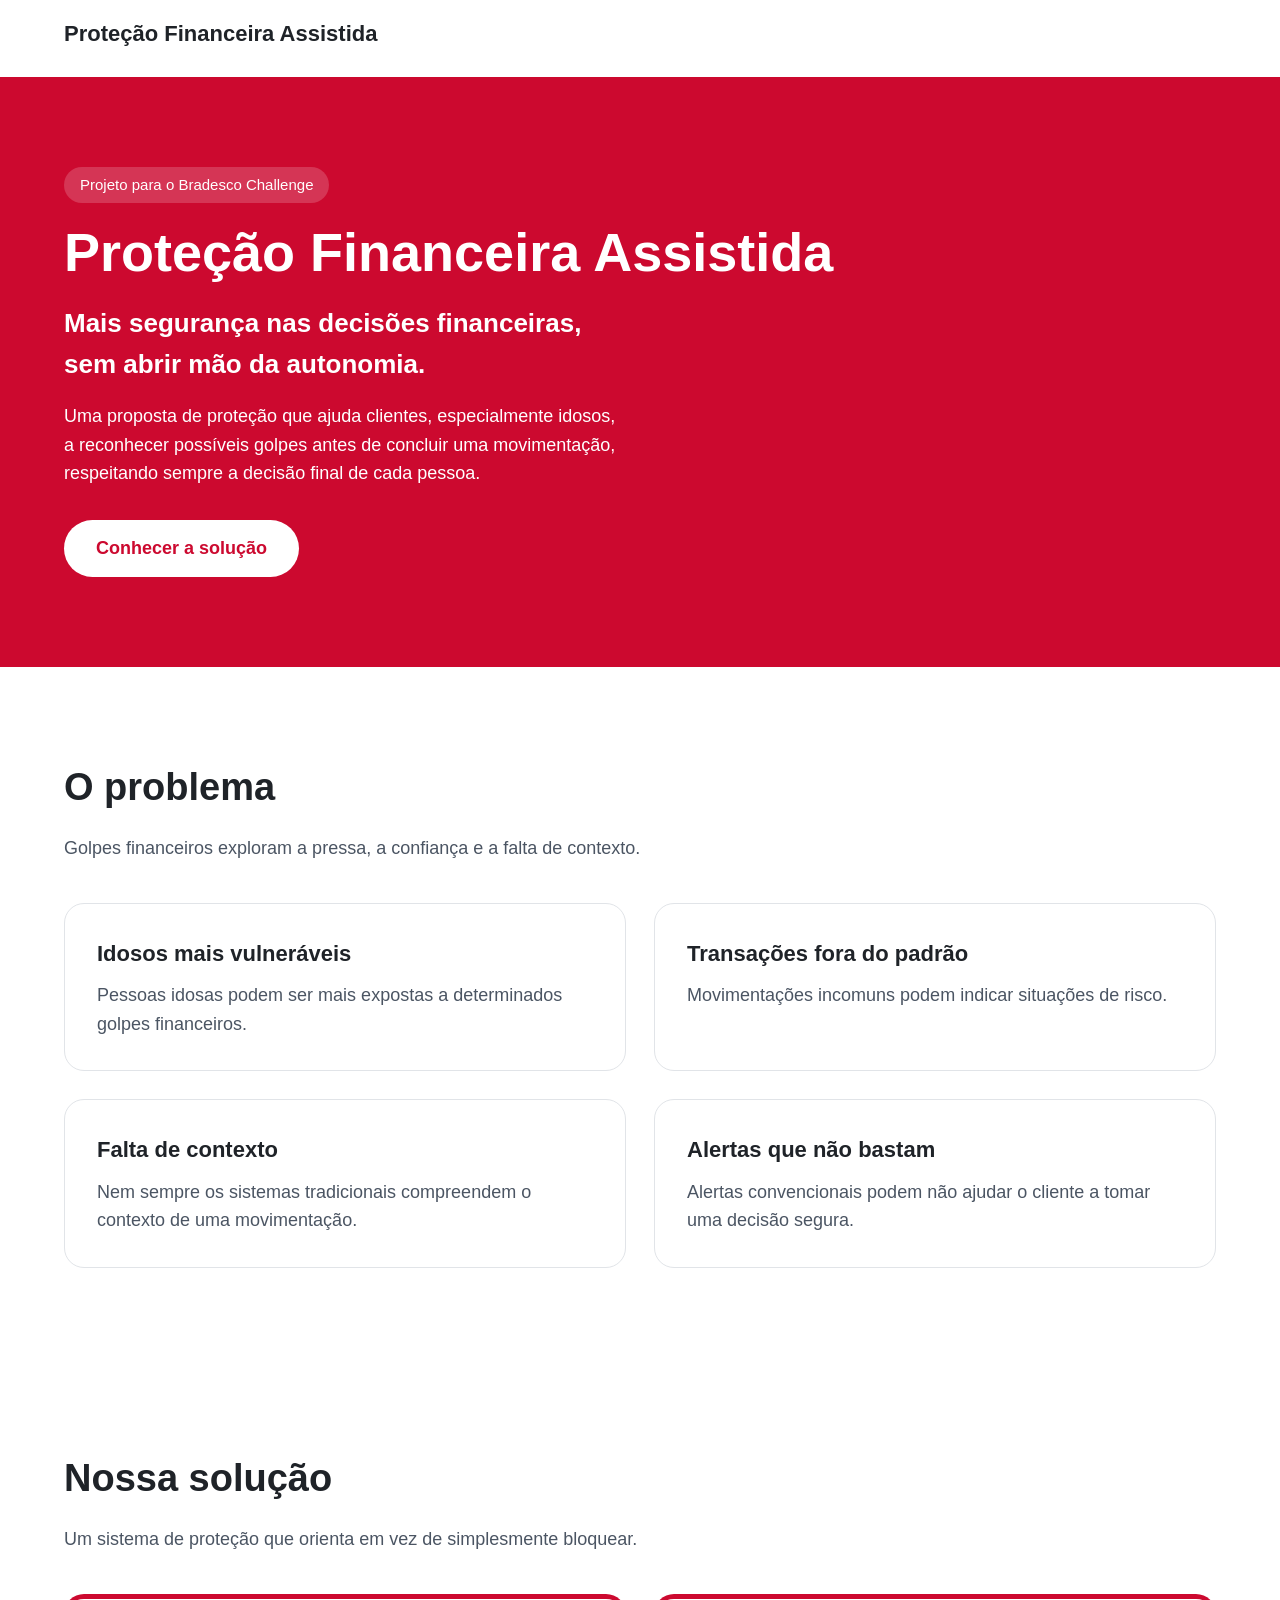
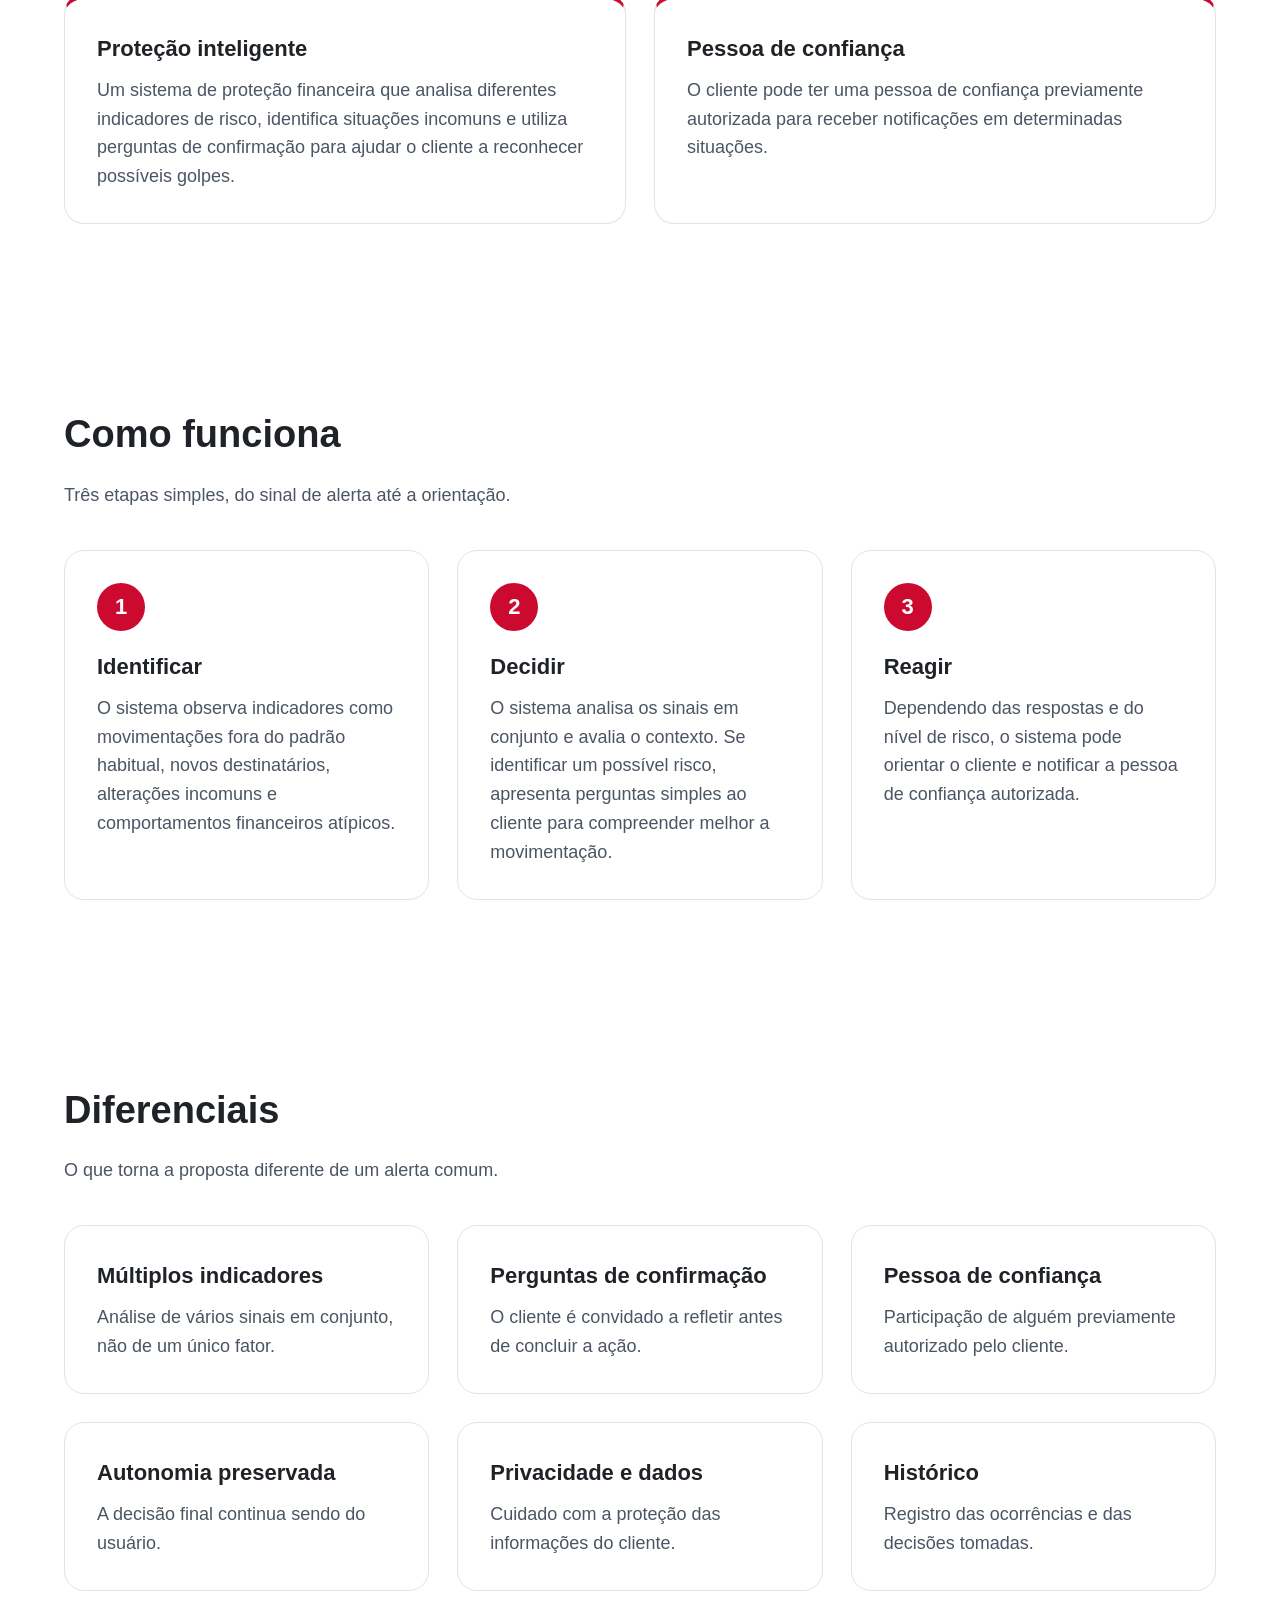
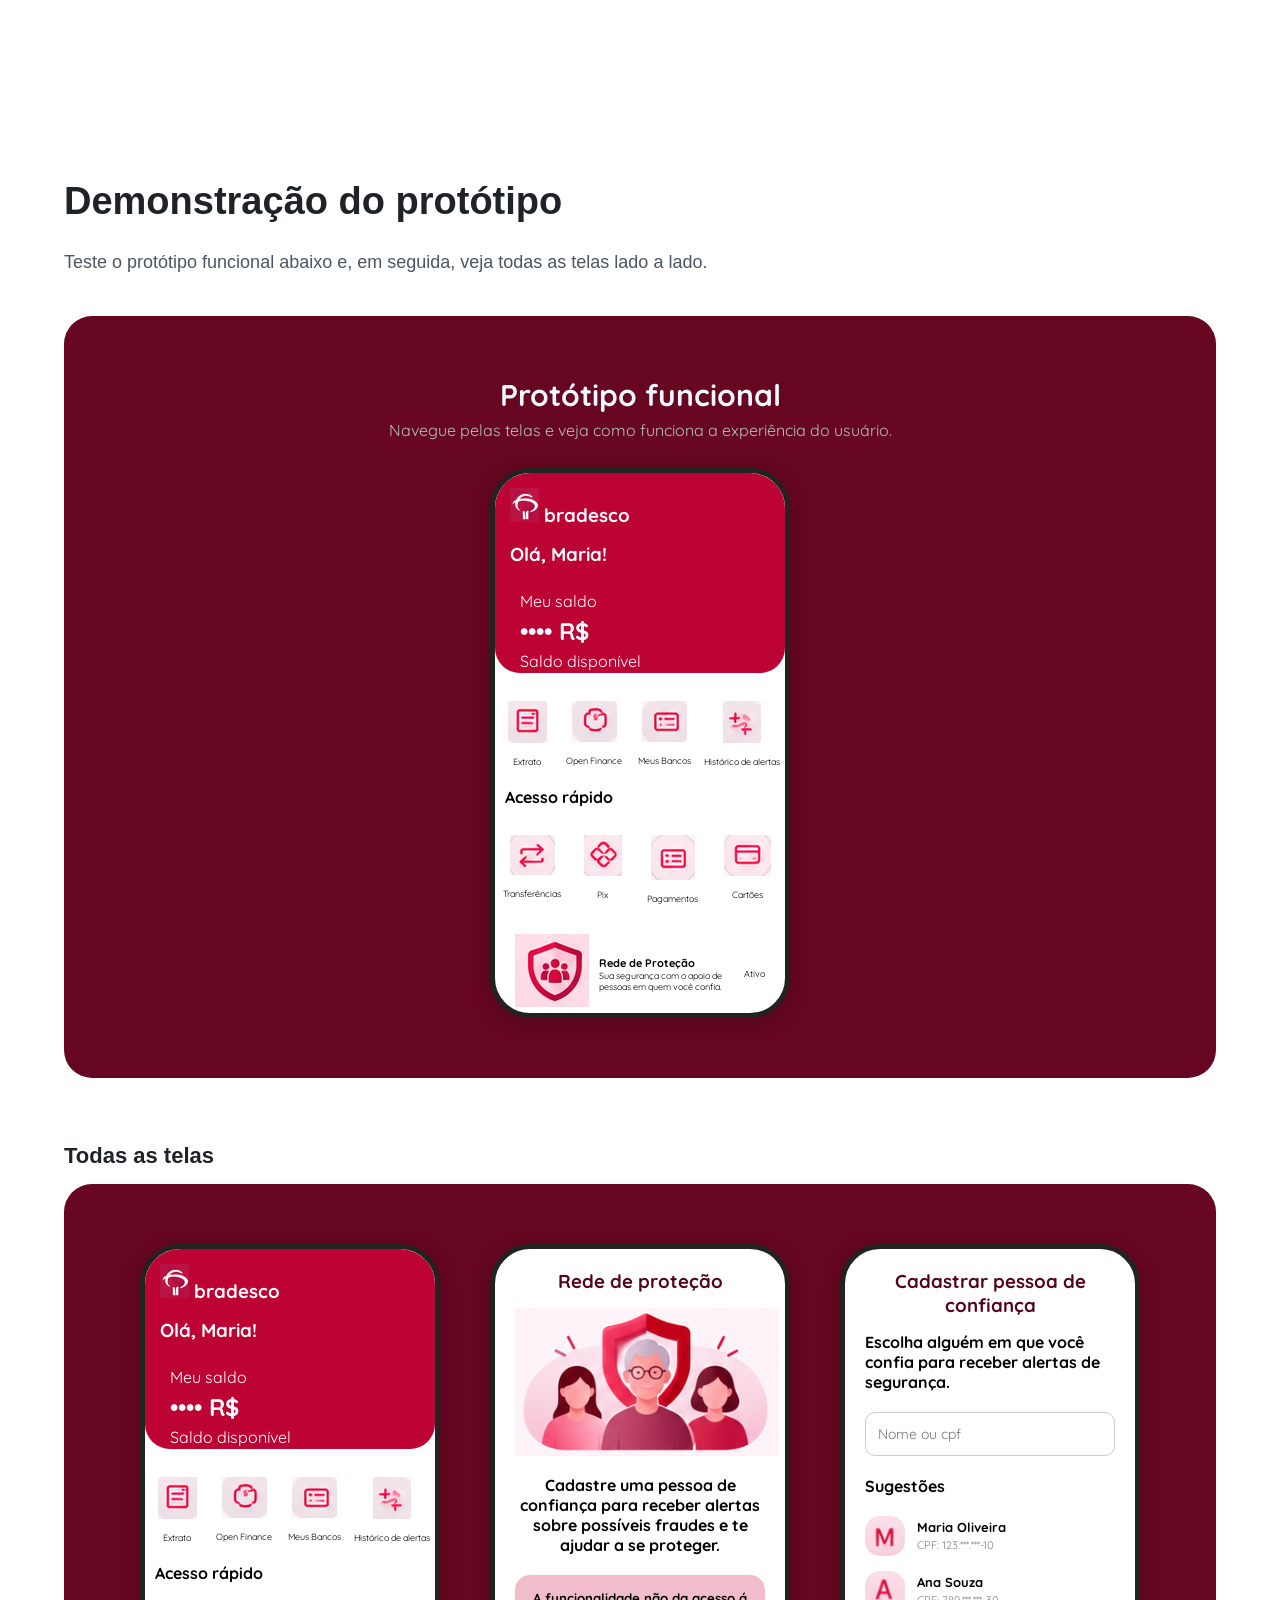
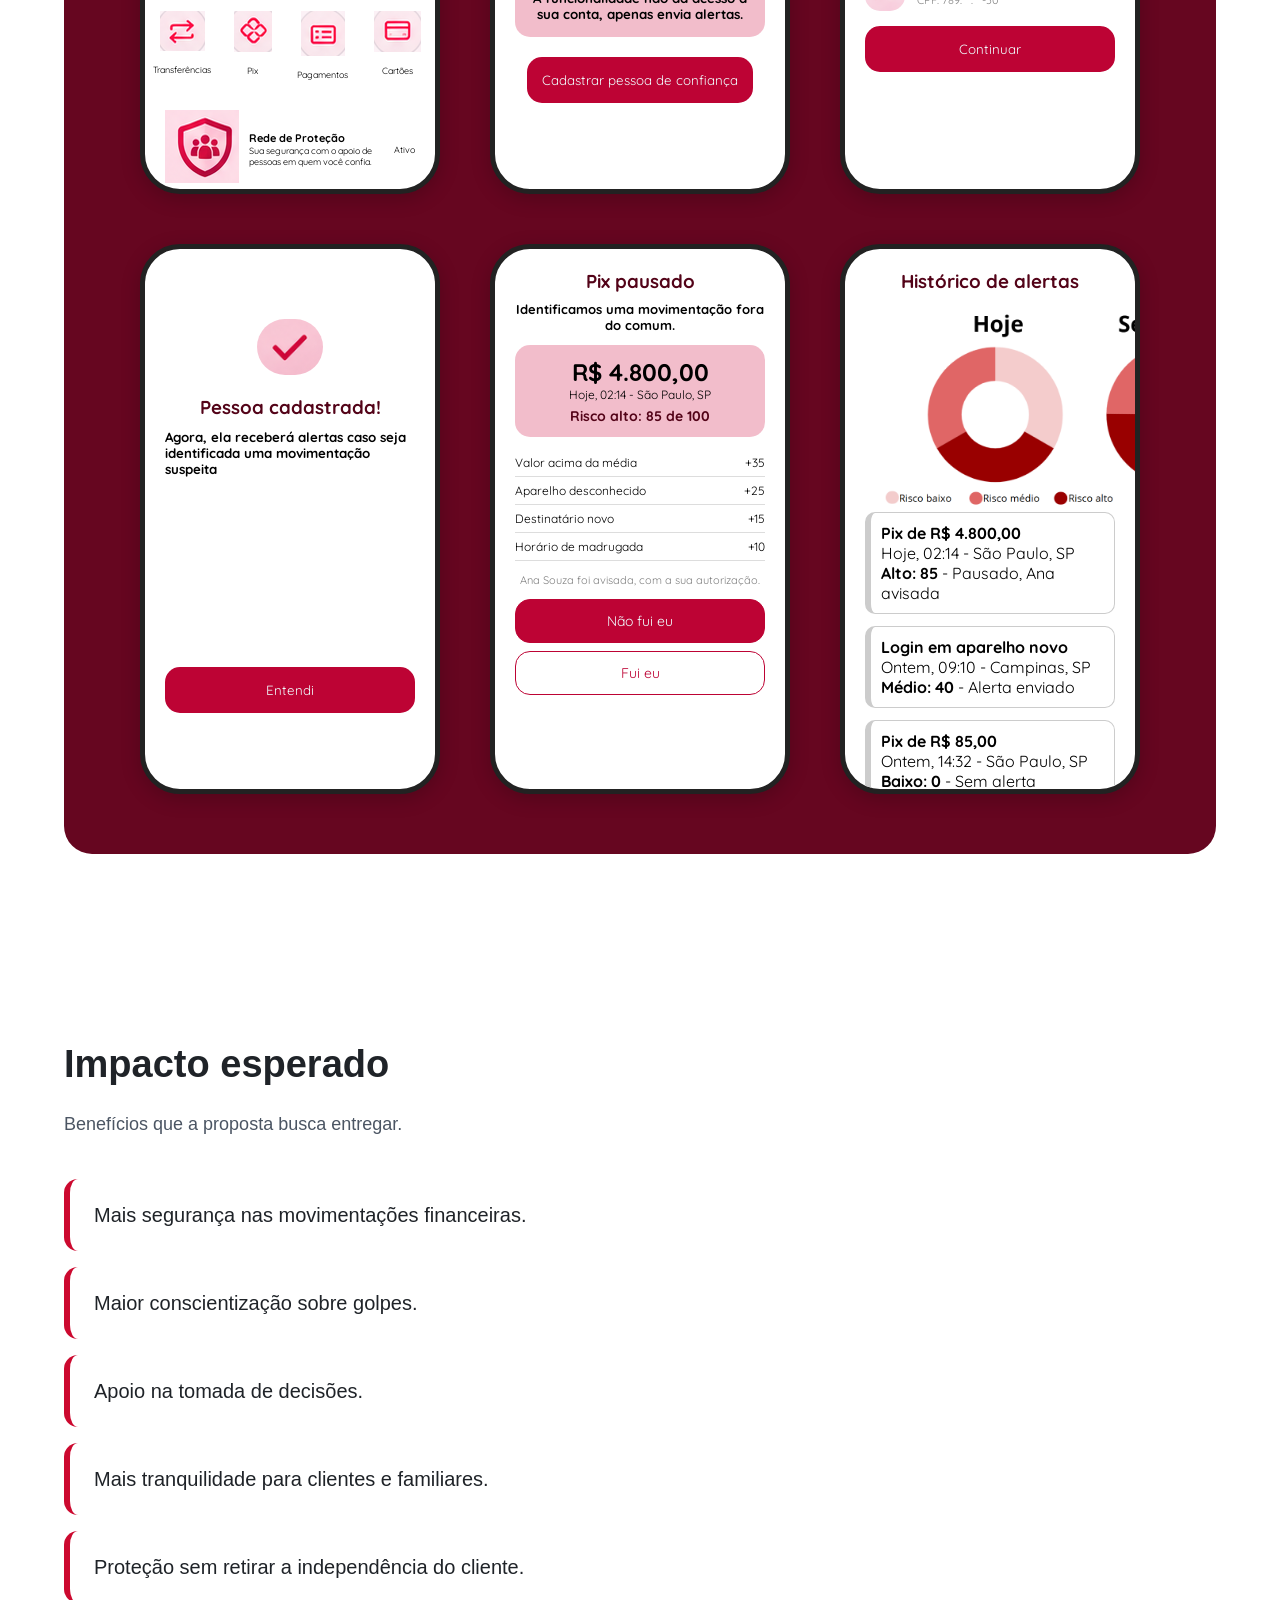
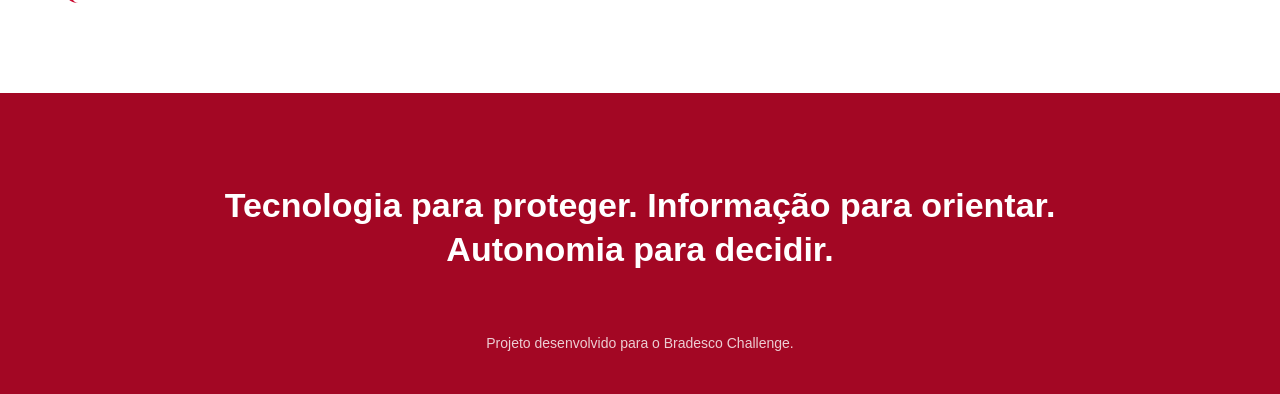
<file: index.html>
<!DOCTYPE html>
<html lang="pt-BR">
<head>
  <meta charset="UTF-8">
  <meta name="viewport" content="width=device-width, initial-scale=1.0">
  <title>Proteção Financeira Assistida | Bradesco Challenge</title>
  <link rel="preconnect" href="https://fonts.googleapis.com">
  <link href="https://fonts.googleapis.com/css2?family=Quicksand:wght@300..700&display=swap" rel="stylesheet">
  <link rel="stylesheet" href="site.css">
</head>
<body>

  <!-- MENU DE NAVEGAÇÃO -->
  <header class="topo">
    <div class="container topo-conteudo">
      <h3>Proteção Financeira Assistida</h3>
      
    </div>
  </header>

  <!-- 1. INÍCIO (HERO) -->
  <section id="inicio" class="hero">
    <div class="container hero-conteudo">
      <div class="hero-texto">
        <p class="selo">Projeto para o Bradesco Challenge</p>
        <h1>Proteção Financeira Assistida</h1>
        <p class="frase-impacto">Mais segurança nas decisões financeiras, sem abrir mão da autonomia.</p>
        <p>
          Uma proposta de proteção que ajuda clientes, especialmente idosos, a reconhecer
          possíveis golpes antes de concluir uma movimentação, respeitando sempre a decisão final de cada pessoa.
        </p>
        <a href="#prototipo" class="botao">Conhecer a solução</a>
      </div>

    </div>
  </section>

  <!-- 2. O PROBLEMA -->
  <section id="problema" class="secao">
    <div class="container">
      <h2>O problema</h2>
      <p class="subtitulo">Golpes financeiros exploram a pressa, a confiança e a falta de contexto.</p>

      <div class="grade grade-2">
        <div class="card">
          <h3>Idosos mais vulneráveis</h3>
          <p>Pessoas idosas podem ser mais expostas a determinados golpes financeiros.</p>
        </div>
        <div class="card">
          <h3>Transações fora do padrão</h3>
          <p>Movimentações incomuns podem indicar situações de risco.</p>
        </div>
        <div class="card">
          <h3>Falta de contexto</h3>
          <p>Nem sempre os sistemas tradicionais compreendem o contexto de uma movimentação.</p>
        </div>
        <div class="card">
          <h3>Alertas que não bastam</h3>
          <p>Alertas convencionais podem não ajudar o cliente a tomar uma decisão segura.</p>
        </div>
      </div>
    </div>
  </section>

  <!-- 3. NOSSA SOLUÇÃO -->
  <section id="solucao" class="secao secao-cinza">
    <div class="container">
      <h2>Nossa solução</h2>
      <p class="subtitulo">Um sistema de proteção que orienta em vez de simplesmente bloquear.</p>

      <div class="grade grade-2">
        <div class="card destaque">
          <h3>Proteção inteligente</h3>
          <p>
            Um sistema de proteção financeira que analisa diferentes indicadores de risco,
            identifica situações incomuns e utiliza perguntas de confirmação para ajudar
            o cliente a reconhecer possíveis golpes.
          </p>
        </div>
        <div class="card destaque">
          <h3>Pessoa de confiança</h3>
          <p>
            O cliente pode ter uma pessoa de confiança previamente autorizada para
            receber notificações em determinadas situações.
          </p>
        </div>
      </div>
    </div>
  </section>

  <!-- 4. COMO FUNCIONA -->
  <section id="como-funciona" class="secao">
    <div class="container">
      <h2>Como funciona</h2>
      <p class="subtitulo">Três etapas simples, do sinal de alerta até a orientação.</p>

      <div class="grade grade-3">
        <div class="card etapa">
          <div class="numero">1</div>
          <h3>Identificar</h3>
          <p>
            O sistema observa indicadores como movimentações fora do padrão habitual,
            novos destinatários, alterações incomuns e comportamentos financeiros atípicos.
          </p>
        </div>
        <div class="card etapa">
          <div class="numero">2</div>
          <h3>Decidir</h3>
          <p>
            O sistema analisa os sinais em conjunto e avalia o contexto. Se identificar
            um possível risco, apresenta perguntas simples ao cliente para compreender melhor a movimentação.
          </p>
        </div>
        <div class="card etapa">
          <div class="numero">3</div>
          <h3>Reagir</h3>
          <p>
            Dependendo das respostas e do nível de risco, o sistema pode orientar o cliente
            e notificar a pessoa de confiança autorizada.
          </p>
        </div>
      </div>
    </div>
  </section>

  <!-- 5. DIFERENCIAIS -->
  <section id="diferenciais" class="secao secao-cinza">
    <div class="container">
      <h2>Diferenciais</h2>
      <p class="subtitulo">O que torna a proposta diferente de um alerta comum.</p>

      <div class="grade grade-3">
        <div class="card"><h3>Múltiplos indicadores</h3><p>Análise de vários sinais em conjunto, não de um único fator.</p></div>
        <div class="card"><h3>Perguntas de confirmação</h3><p>O cliente é convidado a refletir antes de concluir a ação.</p></div>
        <div class="card"><h3>Pessoa de confiança</h3><p>Participação de alguém previamente autorizado pelo cliente.</p></div>
        <div class="card"><h3>Autonomia preservada</h3><p>A decisão final continua sendo do usuário.</p></div>
        <div class="card"><h3>Privacidade e dados</h3><p>Cuidado com a proteção das informações do cliente.</p></div>
        <div class="card"><h3>Histórico</h3><p>Registro das ocorrências e das decisões tomadas.</p></div>
      </div>
    </div>
  </section>

  <!-- 6. DEMONSTRAÇÃO DO PROTÓTIPO -->
  <section id="prototipo" class="secao">
    <div class="container">
      <h2>Demonstração do protótipo</h2>
      <p class="subtitulo">
        Teste o protótipo funcional abaixo e, em seguida, veja todas as telas lado a lado.
      </p>

      <!-- PROTÓTIPO FUNCIONAL: um celular só, troca de tela ao clicar -->
      <div class="prototipo-telas prototipo-funcional">
        <div class="proto-cabecalho">
          <h3>Protótipo funcional</h3>
          <p>Navegue pelas telas e veja como funciona a experiência do usuário.</p>
        </div>

<div class="tela1 tela-view ativa" data-tela="1">
    <div class="cabecalho">
        <h3><img src="./img/bradesco.png" alt="icon"> bradesco</h3>
        <h3>Olá, Maria!</h3>

        <div class="saldo">
            <p>Meu saldo </p>
            <h2>•••• R$</h2>
            <p>Saldo disponível</p>
        </div>
    </div>

    <div class="atalhos">

        <div>
            <h2><img src="./img/extrato.png" alt="extrato"></h2>
            <p>Extrato</p>
        </div>

        <div>
            <h2><img src="./img/open.png" alt="open"></h2>
            <p>Open Finance</p>
        </div>

        <div>
            <h2><img src="./img/bancos.png" alt="bancos"></h2>
            <p>Meus Bancos</p>
        </div>

        <div>
            <h2><img src="./img/trazer.png" alt="trazer"></h2>
            <p>Histórico de alertas</p>
        </div>

    </div>

    <h4>Acesso rápido</h4>

    <div class="atalhos">

        <div>
            <h2><img src="./img/transferencias.png" alt="transferencias"></h2>
            <p>Transferências</p>
        </div>

        <div>
            <h2><img src="./img/pix.png" alt="pix"></h2>
            <p>Pix</p>
        </div>

        <div>
            <h2><img src="./img/pagamentos.png" alt="pagamentos"></h2>
            <p>Pagamentos</p>
        </div>

        <div>
            <h2><img src="./img/cartoes.png" alt="cartoes"></h2>
            <p>Cartões</p>
        </div>

    </div>

    <a href="#prototipo" class="protecao" data-ir="2">
        <h2><img src="./img/protecaoicon.png" alt="icon protecao"></h2>

        <div>
            <h4>Rede de Proteção</h4>
            <p>Sua segurança com o apoio de pessoas em quem você confia.</p>
        </div>

        <p>Ativo</p>
    </a>

  

</div>
<div class="tela2 tela-view" data-tela="2">
        <h3>  Rede de proteção</h3>
        <img src="./img/protecao.png" alt="proteção">
        <h4>Cadastre uma pessoa de confiança para receber alertas sobre possíveis fraudes e te ajudar a se proteger.</h4>
        <h5>A funcionalidade não da acesso á sua conta, apenas envia alertas.</h5>
        <div class="botao">      
            <button data-ir="3">Cadastrar pessoa de confiança</button>
        </div>

    </div>
<div class="tela3 tela-view" data-tela="3">
        <h3>Cadastrar pessoa de confiança</h3>
        <h4>Escolha alguém em que você confia para receber alertas de segurança.</h4>

        <form action="#" onsubmit="return false;">
        <input type="search" name="q" placeholder="Nome ou cpf" />
        </form>
        <h4>Sugestões</h4>
        <div class="nomes">

    <div class="pessoa">
        <img src="./img/m.png" alt="maria">
        <div>
            <h4>Maria Oliveira</h4>
            <p>CPF: 123.***.***-10</p>
        </div>
    </div>


    <div class="pessoa">
        <img src="./img/a.png" alt="ana">
        <div>
            <h4>Ana Souza</h4>
            <p>CPF: 789.***.***-30</p>
        </div>
    </div>


</div>
        <div class="botao">      
            <button data-ir="4">Continuar</button>
        </div>

    </div>
<div class="tela4 tela-view" data-tela="4">

        <img src="./img/ok.png" alt="ok">
        <h3>Pessoa cadastrada!</h3>
        <h5>Agora, ela receberá alertas caso seja identificada uma movimentação suspeita</h5>
              <div class="botao">      
            <button data-ir="1">Entendi</button>
        </div>
    </div>
<div class="tela5 tela-view" data-tela="5">
        <h3>Pix pausado</h3>
        <h4>Identificamos uma movimentação fora do comum.</h4>

        <div class="resumo">
            <h2>R$ 4.800,00</h2>
            <p>Hoje, 02:14 - São Paulo, SP</p>
            <h5>Risco alto: 85 de 100</h5>
        </div>

        <ul>
            <li><span>Valor acima da média</span><span>+35</span></li>
            <li><span>Aparelho desconhecido</span><span>+25</span></li>
            <li><span>Destinatário novo</span><span>+15</span></li>
            <li><span>Horário de madrugada</span><span>+10</span></li>
        </ul>

        <p class="aviso">Ana Souza foi avisada, com a sua autorização.</p>

        <button class="acao" data-ir="6">Não fui eu</button>
        <button class="acao secundaria" data-ir="6">Fui eu</button>
    </div>
<div class="tela6 tela-view" data-tela="6">
        <h3>Histórico de alertas</h3>
        <div class="evento alto">
            <h4>Pix de R$ 4.800,00</h4>
            <p>Hoje, 02:14 - São Paulo, SP</p>
            <p><strong>Alto: 85</strong> - Pausado, Ana avisada</p>
        </div>

        <div class="evento medio">
            <h4>Login em aparelho novo</h4>
            <p>Ontem, 09:10 - Campinas, SP</p>
            <p><strong>Médio: 40</strong> - Alerta enviado</p>
        </div>

        <div class="evento baixo">
            <h4>Pix de R$ 85,00</h4>
            <p>Ontem, 14:32 - São Paulo, SP</p>
            <p><strong>Baixo: 0</strong> - Sem alerta</p>
        </div>

        <p class="legenda">Risco baixo: 0 a 39. Médio: 40 a 69. Alto: 70 a 100.</p>

    </div>


      </div>

      <!-- TODAS AS TELAS -->
      <h3 class="proto-subtitulo">Todas as telas</h3>
      <div class="prototipo-telas">
<div class="tela1">
    <div class="cabecalho">
        <h3><img src="./img/bradesco.png" alt="icon"> bradesco</h3>
        <h3>Olá, Maria!</h3>

        <div class="saldo">
            <p>Meu saldo </p>
            <h2>•••• R$</h2>
            <p>Saldo disponível</p>
        </div>
    </div>

    <div class="atalhos">

        <div>
            <h2><img src="./img/extrato.png" alt="extrato"></h2>
            <p>Extrato</p>
        </div>

        <div>
            <h2><img src="./img/open.png" alt="open"></h2>
            <p>Open Finance</p>
        </div>

        <div>
            <h2><img src="./img/bancos.png" alt="bancos"></h2>
            <p>Meus Bancos</p>
        </div>

        <div>
            <h2><img src="./img/trazer.png" alt="trazer"></h2>
            <p>Histórico de alertas</p>
        </div>

    </div>

    <h4>Acesso rápido</h4>

    <div class="atalhos">

        <div>
            <h2><img src="./img/transferencias.png" alt="transferencias"></h2>
            <p>Transferências</p>
        </div>

        <div>
            <h2><img src="./img/pix.png" alt="pix"></h2>
            <p>Pix</p>
        </div>

        <div>
            <h2><img src="./img/pagamentos.png" alt="pagamentos"></h2>
            <p>Pagamentos</p>
        </div>

        <div>
            <h2><img src="./img/cartoes.png" alt="cartoes"></h2>
            <p>Cartões</p>
        </div>

    </div>

    <div class="protecao">
        <h2><img src="./img/protecaoicon.png" alt="icon protecao"></h2>

        <div>
            <h4>Rede de Proteção</h4>
            <p>Sua segurança com o apoio de pessoas em quem você confia.</p>
        </div>

        <p>Ativo</p>
    </div>

  

</div>


    <div class="tela2">
        <h3>  Rede de proteção</h3>
        <img src="./img/protecao.png" alt="proteção">
        <h4>Cadastre uma pessoa de confiança para receber alertas sobre possíveis fraudes e te ajudar a se proteger.</h4>
        <h5>A funcionalidade não da acesso á sua conta, apenas envia alertas.</h5>
        <div class="botao">      
            <button>Cadastrar pessoa de confiança</button>
        </div>

    </div>

    <div class="tela3">
        <h3>Cadastrar pessoa de confiança</h3>
        <h4>Escolha alguém em que você confia para receber alertas de segurança.</h4>

        <form action="#" onsubmit="return false;">
        <input type="search" name="q" placeholder="Nome ou cpf" />
        </form>
        <h4>Sugestões</h4>
        <div class="nomes">

    <div class="pessoa">
        <img src="./img/m.png" alt="maria">
        <div>
            <h4>Maria Oliveira</h4>
            <p>CPF: 123.***.***-10</p>
        </div>
    </div>


    <div class="pessoa">
        <img src="./img/a.png" alt="ana">
        <div>
            <h4>Ana Souza</h4>
            <p>CPF: 789.***.***-30</p>
        </div>
    </div>


</div>
        <div class="botao">      
            <button>Continuar</button>
        </div>

    </div>

    <div class="tela4">

        <img src="./img/ok.png" alt="ok">
        <h3>Pessoa cadastrada!</h3>
        <h5>Agora, ela receberá alertas caso seja identificada uma movimentação suspeita</h5>
              <div class="botao">      
            <button>Entendi</button>
        </div>
    </div>

    <div class="tela5">
        <h3>Pix pausado</h3>
        <h4>Identificamos uma movimentação fora do comum.</h4>

        <div class="resumo">
            <h2>R$ 4.800,00</h2>
            <p>Hoje, 02:14 - São Paulo, SP</p>
            <h5>Risco alto: 85 de 100</h5>
        </div>

        <ul>
            <li><span>Valor acima da média</span><span>+35</span></li>
            <li><span>Aparelho desconhecido</span><span>+25</span></li>
            <li><span>Destinatário novo</span><span>+15</span></li>
            <li><span>Horário de madrugada</span><span>+10</span></li>
        </ul>

        <p class="aviso">Ana Souza foi avisada, com a sua autorização.</p>

        <button class="acao">Não fui eu</button>
        <button class="acao secundaria">Fui eu</button>
    </div>

    <div class="tela6">
        <h3>Histórico de alertas</h3>
        <img id="graf-tela6" src="./img/GRAPH.png" alt="gráfico do histórico">
        <div class="evento alto">
            <h4>Pix de R$ 4.800,00</h4>
            <p>Hoje, 02:14 - São Paulo, SP</p>
            <p><strong>Alto: 85</strong> - Pausado, Ana avisada</p>
        </div>

        <div class="evento medio">
            <h4>Login em aparelho novo</h4>
            <p>Ontem, 09:10 - Campinas, SP</p>
            <p><strong>Médio: 40</strong> - Alerta enviado</p>
        </div>

        <div class="evento baixo">
            <h4>Pix de R$ 85,00</h4>
            <p>Ontem, 14:32 - São Paulo, SP</p>
            <p><strong>Baixo: 0</strong> - Sem alerta</p>
        </div>

        <p class="legenda">Risco baixo: 0 a 39. Médio: 40 a 69. Alto: 70 a 100.</p>

    </div>
      </div>
    </div>
  </section>

  <!-- 7. IMPACTO ESPERADO -->
  <section id="impacto" class="secao secao-cinza">
    <div class="container">
      <h2>Impacto esperado</h2>
      <p class="subtitulo">Benefícios que a proposta busca entregar.</p>

      <ul class="lista-impacto">
        <li>Mais segurança nas movimentações financeiras.</li>
        <li>Maior conscientização sobre golpes.</li>
        <li>Apoio na tomada de decisões.</li>
        <li>Mais tranquilidade para clientes e familiares.</li>
        <li>Proteção sem retirar a independência do cliente.</li>
      </ul>
    </div>
  </section>

  <!-- 8. FINALIZAÇÃO -->
  <footer class="final">
    <div class="container">
      <p class="frase-final">Tecnologia para proteger. Informação para orientar. Autonomia para decidir.</p>
      <p class="creditos">Projeto desenvolvido para o Bradesco Challenge.</p>
    </div>
  </footer>


  <script>
    // Protótipo funcional: troca a tela exibida no celular
    (function () {
      var celular = document.querySelector('.prototipo-funcional');
      if (!celular) return;
      var telas = celular.querySelectorAll('.tela-view');
      var passos = celular.querySelectorAll('.proto-passos button');

      function ir(n) {
        telas.forEach(function (t) { t.classList.toggle('ativa', t.dataset.tela === String(n)); });
        passos.forEach(function (p) { p.classList.toggle('ativo', p.dataset.ir === String(n)); });
      }

      celular.addEventListener('click', function (e) {
        var alvo = e.target.closest('[data-ir]');
        if (!alvo) return;
        e.preventDefault();
        ir(alvo.dataset.ir);
      });

      ir(1);
    })();
  </script>

</body>
</html>
</file>
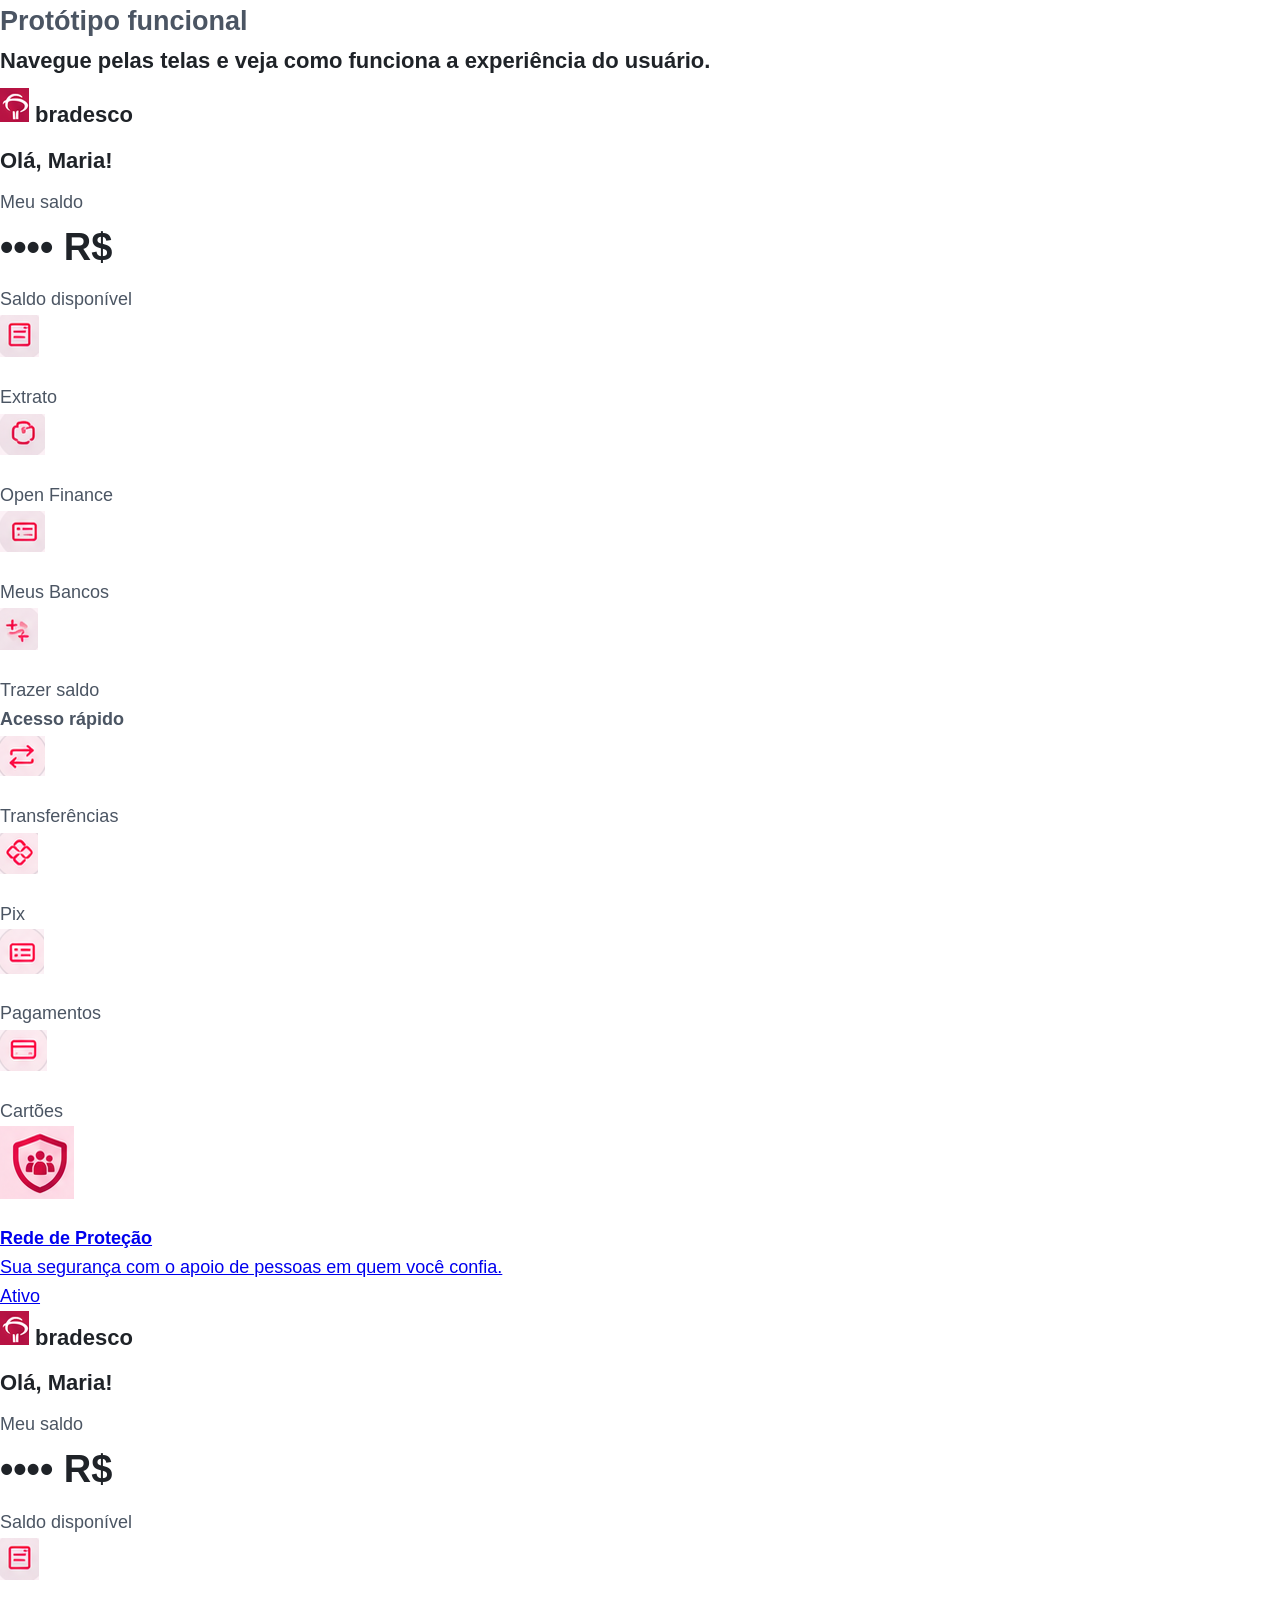
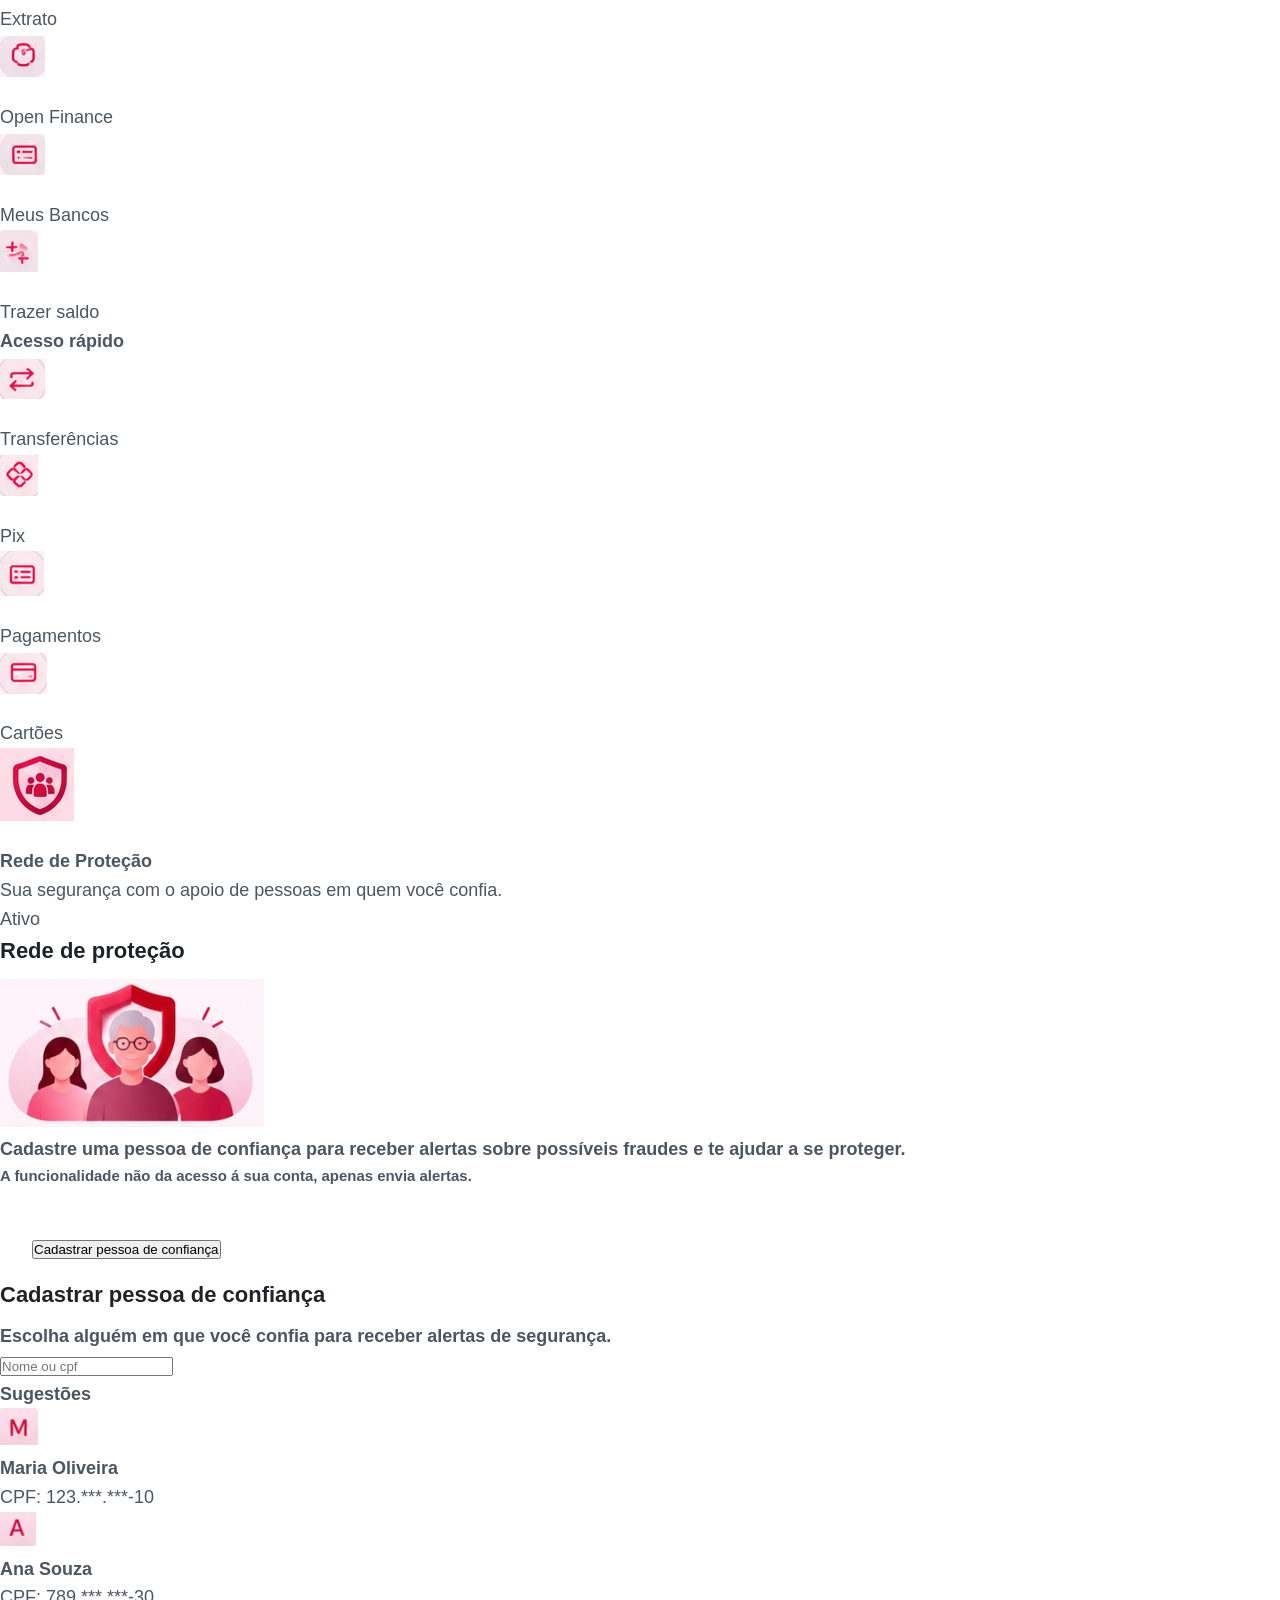
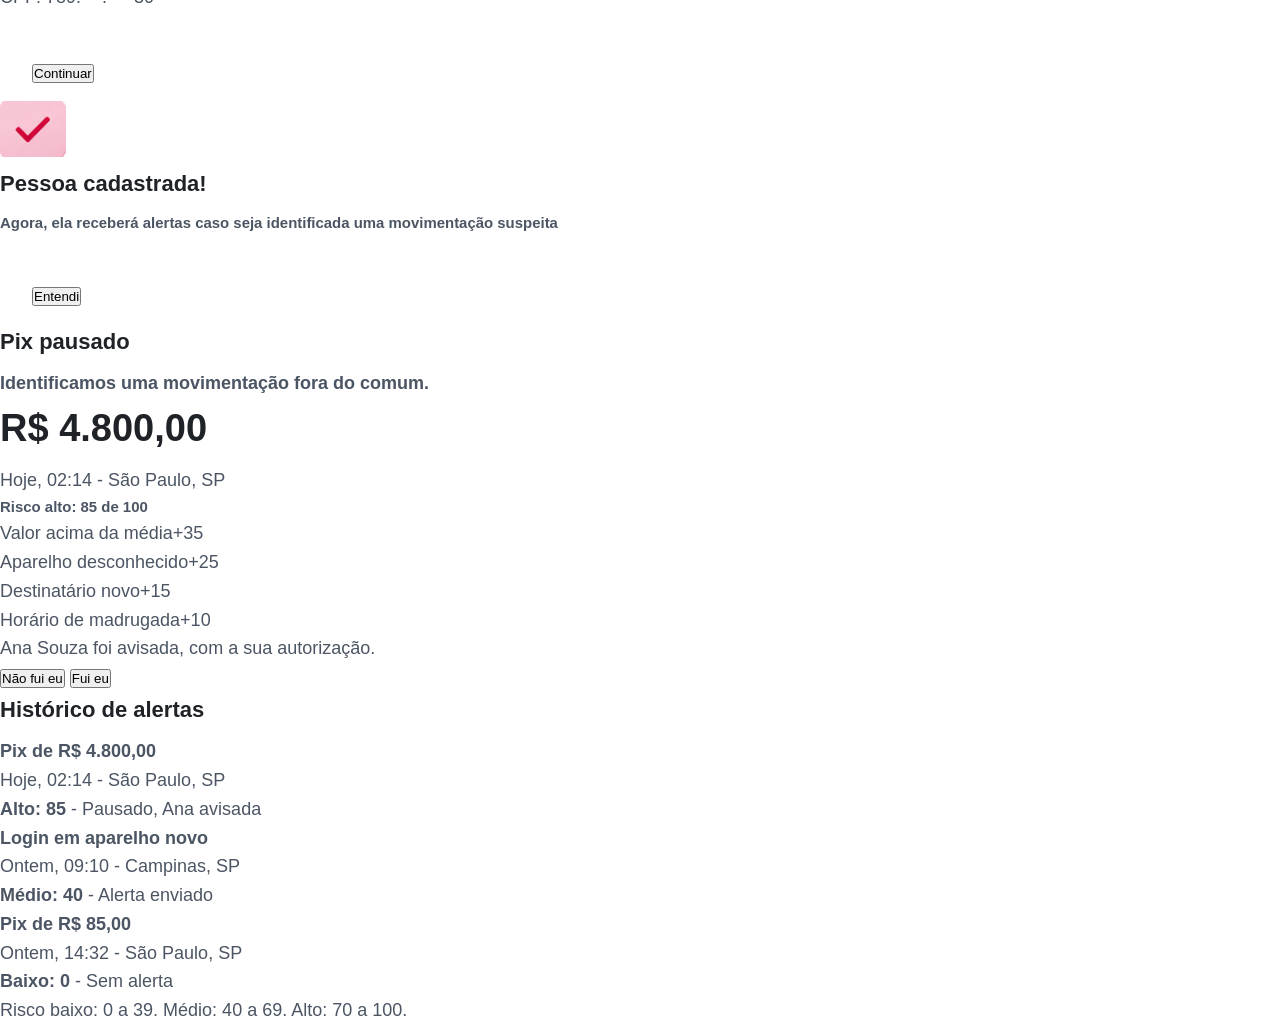
<file: prototipo.html>
<!DOCTYPE html>
<html lang="en">
<head>
    <meta charset="UTF-8">
    <meta name="viewport" content="width=device-width, initial-scale=1.0">
    <title>Bradesco</title>
    <link rel="stylesheet" href="site.css">
</head>
<body>
    
<section class="primeirasection">
    <div class="inicio">
    <h1>Protótipo funcional</h1>
    <h3>Navegue pelas telas e veja como funciona a experiência do usuário.</h3>
    </div>



    <div class="tela1">
    <div class="cabecalho">
        <h3><img src="./img/bradesco.png" alt="icon"> bradesco</h3>
        <h3>Olá, Maria!</h3>

        <div class="saldo">
            <p>Meu saldo </p>
            <h2>•••• R$</h2>
            <p>Saldo disponível</p>
        </div>
    </div>

    <div class="atalhos">

        <div>
            <h2><img src="./img/extrato.png" alt="extrato"></h2>
            <p>Extrato</p>
        </div>

        <div>
            <h2><img src="./img/open.png" alt="open"></h2>
            <p>Open Finance</p>
        </div>

        <div>
            <h2><img src="./img/bancos.png" alt="bancos"></h2>
            <p>Meus Bancos</p>
        </div>

        <div>
            <h2><img src="./img/trazer.png" alt="trazer"></h2>
            <p>Trazer saldo</p>
        </div>

    </div>

    <h4>Acesso rápido</h4>

    <div class="atalhos">

        <div>
            <h2><img src="./img/transferencias.png" alt="transferencias"></h2>
            <p>Transferências</p>
        </div>

        <div>
            <h2><img src="./img/pix.png" alt="pix"></h2>
            <p>Pix</p>
        </div>

        <div>
            <h2><img src="./img/pagamentos.png" alt="pagamentos"></h2>
            <p>Pagamentos</p>
        </div>

        <div>
            <h2><img src="./img/cartoes.png" alt="cartoes"></h2>
            <p>Cartões</p>
        </div>

    </div>

    <a href="tela2.html" class="protecao">

    <h2><img src="./img/protecaoicon.png" alt="icon protecao"></h2>

    <div>
        <h4>Rede de Proteção</h4>
        <p>Sua segurança com o apoio de pessoas em quem você confia.</p>
    </div>

    <p>Ativo</p>

</a>
</div>



</section>

<section class="segundasection">
    <div class="todastelas">

    
<div class="tela1">
    <div class="cabecalho">
        <h3><img src="./img/bradesco.png" alt="icon"> bradesco</h3>
        <h3>Olá, Maria!</h3>

        <div class="saldo">
            <p>Meu saldo </p>
            <h2>•••• R$</h2>
            <p>Saldo disponível</p>
        </div>
    </div>

    <div class="atalhos">

        <div>
            <h2><img src="./img/extrato.png" alt="extrato"></h2>
            <p>Extrato</p>
        </div>

        <div>
            <h2><img src="./img/open.png" alt="open"></h2>
            <p>Open Finance</p>
        </div>

        <div>
            <h2><img src="./img/bancos.png" alt="bancos"></h2>
            <p>Meus Bancos</p>
        </div>

        <div>
            <h2><img src="./img/trazer.png" alt="trazer"></h2>
            <p>Trazer saldo</p>
        </div>

    </div>

    <h4>Acesso rápido</h4>

    <div class="atalhos">

        <div>
            <h2><img src="./img/transferencias.png" alt="transferencias"></h2>
            <p>Transferências</p>
        </div>

        <div>
            <h2><img src="./img/pix.png" alt="pix"></h2>
            <p>Pix</p>
        </div>

        <div>
            <h2><img src="./img/pagamentos.png" alt="pagamentos"></h2>
            <p>Pagamentos</p>
        </div>

        <div>
            <h2><img src="./img/cartoes.png" alt="cartoes"></h2>
            <p>Cartões</p>
        </div>

    </div>

    <div class="protecao">
        <h2><img src="./img/protecaoicon.png" alt="icon protecao"></h2>

        <div>
            <h4>Rede de Proteção</h4>
            <p>Sua segurança com o apoio de pessoas em quem você confia.</p>
        </div>

        <p>Ativo</p>
    </div>

  

</div>


    <div class="tela2">
        <h3>  Rede de proteção</h3>
        <img src="./img/protecao.png" alt="proteção">
        <h4>Cadastre uma pessoa de confiança para receber alertas sobre possíveis fraudes e te ajudar a se proteger.</h4>
        <h5>A funcionalidade não da acesso á sua conta, apenas envia alertas.</h5>
        <div class="botao">      
            <button>Cadastrar pessoa de confiança</button>
        </div>

    </div>

    <div class="tela3">
        <h3>Cadastrar pessoa de confiança</h3>
        <h4>Escolha alguém em que você confia para receber alertas de segurança.</h4>

        <form action="/buscar" method="get">
        <input type="search" id="pesquisar" name="q" placeholder="Nome ou cpf" />
        </form>
        <h4>Sugestões</h4>
        <div class="nomes">

    <div class="pessoa">
        <img src="./img/m.png" alt="maria">
        <div>
            <h4>Maria Oliveira</h4>
            <p>CPF: 123.***.***-10</p>
        </div>
    </div>


    <div class="pessoa">
        <img src="./img/a.png" alt="ana">
        <div>
            <h4>Ana Souza</h4>
            <p>CPF: 789.***.***-30</p>
        </div>
    </div>


</div>
        <div class="botao">      
            <button>Continuar</button>
        </div>

    </div>

    <div class="tela4">

        <img src="./img/ok.png" alt="ok">
        <h3>Pessoa cadastrada!</h3>
        <h5>Agora, ela receberá alertas caso seja identificada uma movimentação suspeita</h5>
              <div class="botao">      
            <button>Entendi</button>
        </div>
    </div>

    <div class="tela5">
        <h3>Pix pausado</h3>
        <h4>Identificamos uma movimentação fora do comum.</h4>

        <div class="resumo">
            <h2>R$ 4.800,00</h2>
            <p>Hoje, 02:14 - São Paulo, SP</p>
            <h5>Risco alto: 85 de 100</h5>
        </div>

        <ul>
            <li><span>Valor acima da média</span><span>+35</span></li>
            <li><span>Aparelho desconhecido</span><span>+25</span></li>
            <li><span>Destinatário novo</span><span>+15</span></li>
            <li><span>Horário de madrugada</span><span>+10</span></li>
        </ul>

        <p class="aviso">Ana Souza foi avisada, com a sua autorização.</p>

        <button class="acao">Não fui eu</button>
        <button class="acao secundaria">Fui eu</button>
    </div>

    <div class="tela6">
        <h3>Histórico de alertas</h3>

        <div class="evento alto">
            <h4>Pix de R$ 4.800,00</h4>
            <p>Hoje, 02:14 - São Paulo, SP</p>
            <p><strong>Alto: 85</strong> - Pausado, Ana avisada</p>
        </div>

        <div class="evento medio">
            <h4>Login em aparelho novo</h4>
            <p>Ontem, 09:10 - Campinas, SP</p>
            <p><strong>Médio: 40</strong> - Alerta enviado</p>
        </div>

        <div class="evento baixo">
            <h4>Pix de R$ 85,00</h4>
            <p>Ontem, 14:32 - São Paulo, SP</p>
            <p><strong>Baixo: 0</strong> - Sem alerta</p>
        </div>

        <p class="legenda">Risco baixo: 0 a 39. Médio: 40 a 69. Alto: 70 a 100.</p>

    </div>





    </div>

</section>
</body>
</html>
</file>
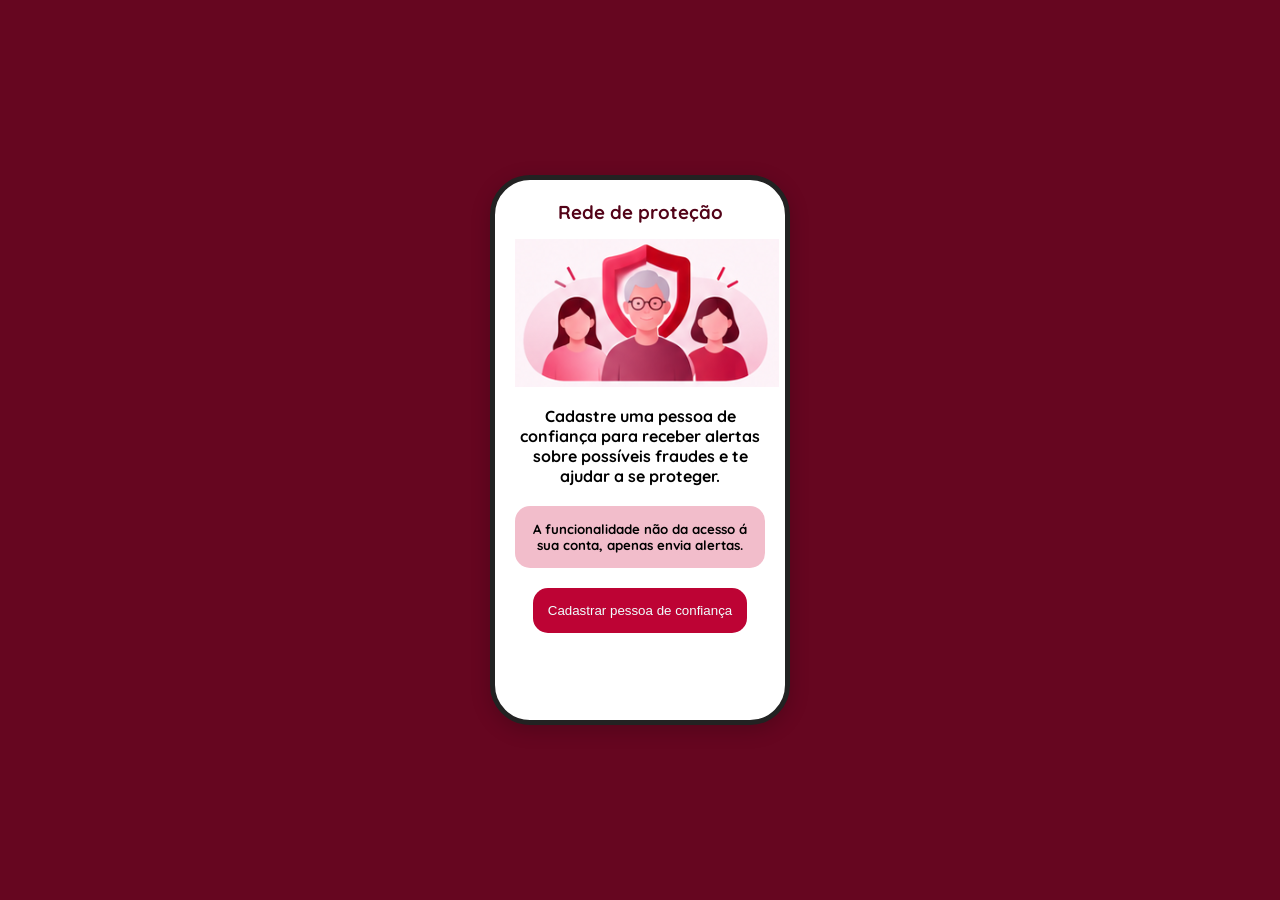
<file: tela2.html>
<!DOCTYPE html>
<html lang="en">
<head>
    <meta charset="UTF-8">
    <meta name="viewport" content="width=device-width, initial-scale=1.0">
    <title>Bradesco</title>
    <link rel="stylesheet" href="tela2.css">
</head>
<body>
<div class="tela2">
    <h3>  Rede de proteção</h3>
    <img src="./img/protecao.png" alt="proteção">
    <h4>Cadastre uma pessoa de confiança para receber alertas sobre possíveis fraudes e te ajudar a se proteger.</h4>
    <h5>A funcionalidade não da acesso á sua conta, apenas envia alertas.</h5>
    <a href="tela3.html" class="botao">
        <button>Cadastrar pessoa de confiança</button>
    </a>
</div>

</body>
</html>
</file>
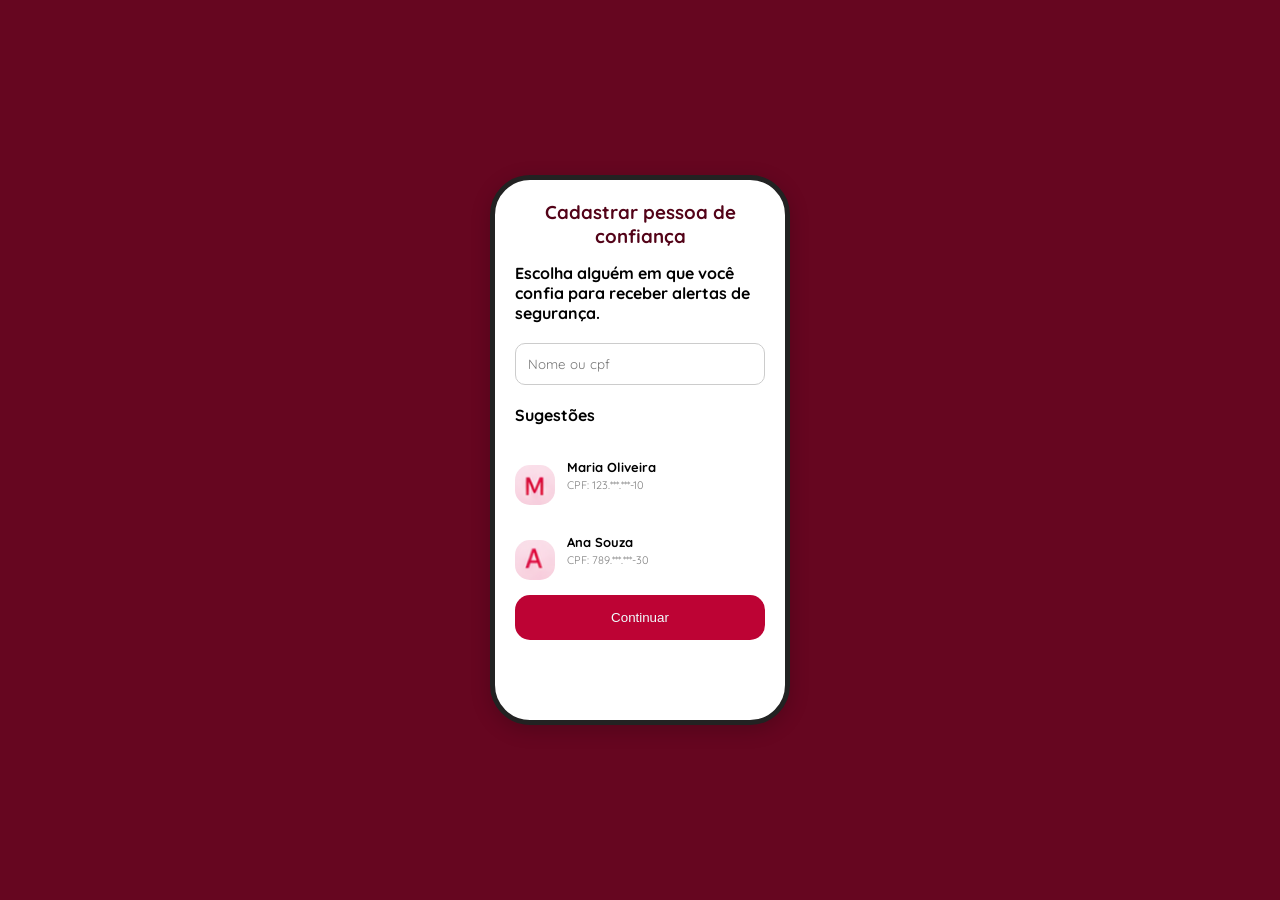
<file: tela3.html>
<!DOCTYPE html>
<html lang="en">
<head>
    <meta charset="UTF-8">
    <meta name="viewport" content="width=device-width, initial-scale=1.0">
    <title>Bradesco</title>
    <link rel="stylesheet" href="tela3.css">
</head>
<body>
<div class="tela3">
    <h3>Cadastrar pessoa de confiança</h3>
    <h4>Escolha alguém em que você confia para receber alertas de segurança.</h4>

    <form action="/buscar" method="get">
        <input type="search" id="pesquisar" name="q" placeholder="Nome ou cpf" />
    </form>
    <h4>Sugestões</h4>
    <div class="nomes">

        <div class="pessoa">
            <img src="./img/m.png" alt="maria">
            <div>
                <h4>Maria Oliveira</h4>
                <p>CPF: 123.***.***-10</p>
            </div>
        </div>

        <div class="pessoa">
            <img src="./img/a.png" alt="ana">
            <div>
                <h4>Ana Souza</h4>
                <p>CPF: 789.***.***-30</p>
            </div>
        </div>

    </div>
    <a href="tela4.html" class="botao">
        <button>Continuar</button>
    </a>
</div>

</body>
</html>
</file>
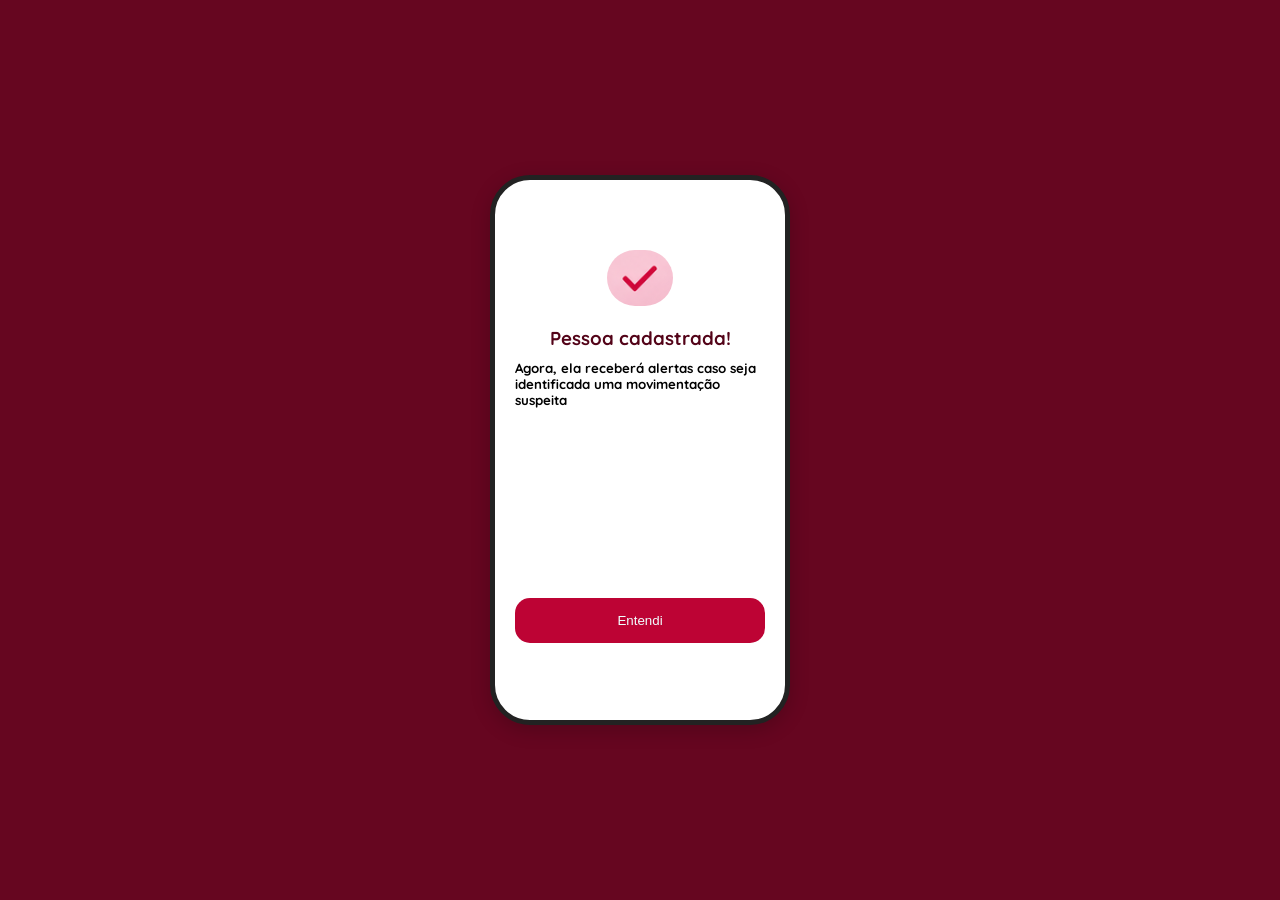
<file: tela4.html>
<!DOCTYPE html>
<html lang="en">
<head>
    <meta charset="UTF-8">
    <meta name="viewport" content="width=device-width, initial-scale=1.0">
    <title>Bradesco</title>
    <link rel="stylesheet" href="tela4.css">
</head>
<body>
<div class="tela4">

    <img src="./img/ok.png" alt="ok">
    <h3>Pessoa cadastrada!</h3>
    <h5>Agora, ela receberá alertas caso seja identificada uma movimentação suspeita</h5>
    <div class="botao">
        <a href="./index.html"><button>Entendi</button></a>
    </div>
</div>

</body>
</html>
</file>
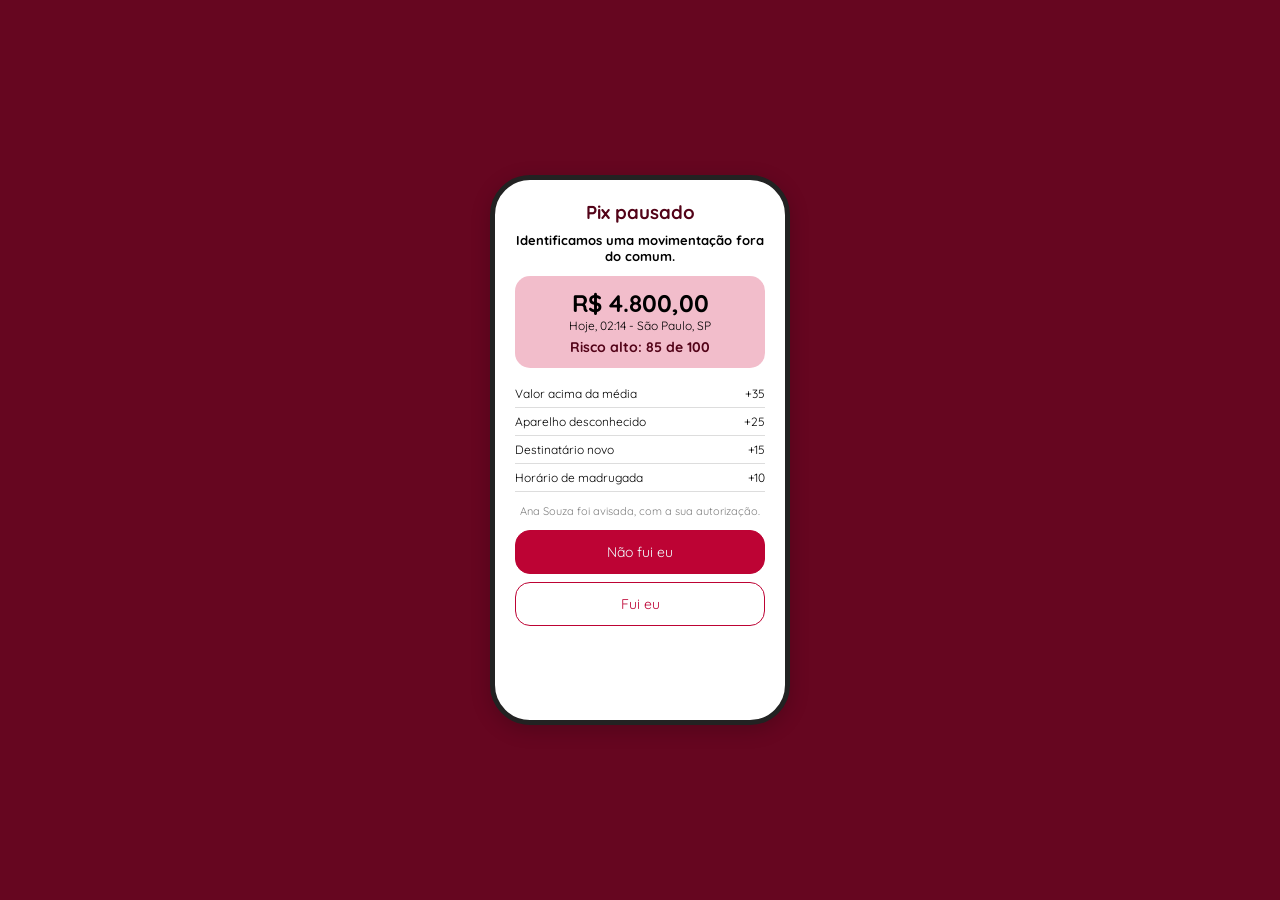
<file: tela5.html>
<!DOCTYPE html>
<html lang="pt-BR">
<head>
    <meta charset="UTF-8">
    <meta name="viewport" content="width=device-width, initial-scale=1.0">
    <title>Bradesco</title>
    <link rel="stylesheet" href="tela5.css">
</head>
<body>
<div class="tela5">
    <h3>Pix pausado</h3>
    <h4>Identificamos uma movimentação fora do comum.</h4>

    <div class="resumo">
        <h2>R$ 4.800,00</h2>
        <p>Hoje, 02:14 - São Paulo, SP</p>
        <h5>Risco alto: 85 de 100</h5>
    </div>

    <ul>
        <li><span>Valor acima da média</span><span>+35</span></li>
        <li><span>Aparelho desconhecido</span><span>+25</span></li>
        <li><span>Destinatário novo</span><span>+15</span></li>
        <li><span>Horário de madrugada</span><span>+10</span></li>
    </ul>

    <p class="aviso">Ana Souza foi avisada, com a sua autorização.</p>

    <button class="acao">Não fui eu</button>
    <button class="acao secundaria">Fui eu</button>
</div>

</body>
</html>
</file>
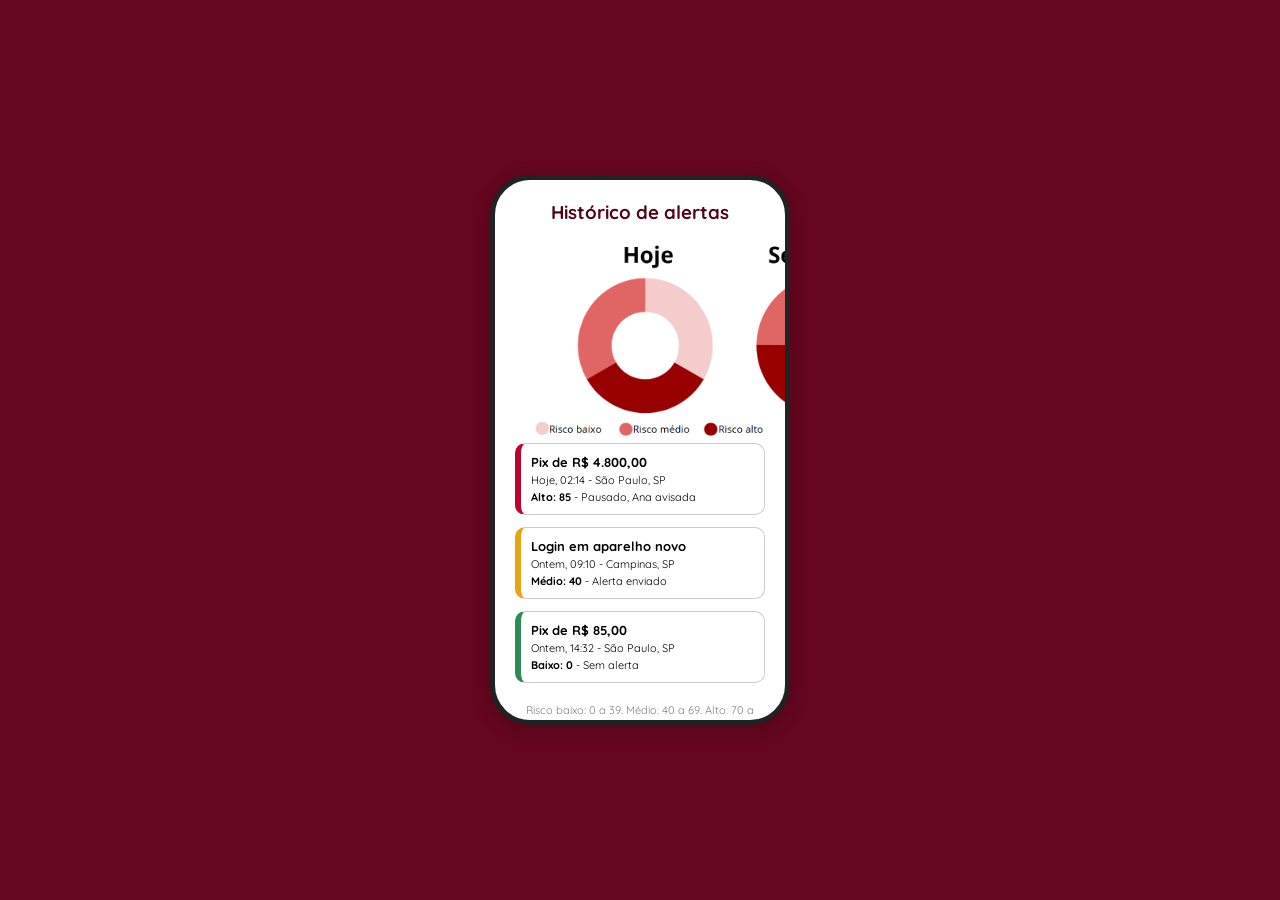
<file: tela6.html>
<!DOCTYPE html>
<html lang="pt-BR">
<head>
    <meta charset="UTF-8">
    <meta name="viewport" content="width=device-width, initial-scale=1.0">
    <title>Bradesco</title>
    <link rel="stylesheet" href="tela6.css">
</head>
<body>
<div class="tela6">
    <h3>Histórico de alertas</h3>
    <img id="imgtela6" src="./img/GRAPH.png" alt="gráficos dos alertas cruzados com históricos">
    <div class="evento alto">
        <h4>Pix de R$ 4.800,00</h4>
        <p>Hoje, 02:14 - São Paulo, SP</p>
        <p><strong>Alto: 85</strong> - Pausado, Ana avisada</p>
    </div>

    <div class="evento medio">
        <h4>Login em aparelho novo</h4>
        <p>Ontem, 09:10 - Campinas, SP</p>
        <p><strong>Médio: 40</strong> - Alerta enviado</p>
    </div>

    <div class="evento baixo">
        <h4>Pix de R$ 85,00</h4>
        <p>Ontem, 14:32 - São Paulo, SP</p>
        <p><strong>Baixo: 0</strong> - Sem alerta</p>
    </div>

    <p class="legenda">Risco baixo: 0 a 39. Médio: 40 a 69. Alto: 70 a 100.</p>

</div>

</body>
</html>
</file>
<file: site.css>
:root {
  --vermelho: #cc092f;
  --vermelho-escuro: #a30724;
  --vermelho-claro: #fdecef;
  --cinza-fundo: #f3f4f6;
  --cinza-borda: #e1e4e8;
  --cinza-texto: #4b5563;
  --preto: #1f2328;
  --branco: #ffffff;
}

* {
  margin: 0;
  padding: 0;
  box-sizing: border-box;
}



body {
  font-family: "Segoe UI", Roboto, Arial, sans-serif;
  color: var(--cinza-texto);
  background-color: var(--branco);
  line-height: 1.6;
  font-size: 18px;
}

.container {
  width: 90%;
  max-width: 1200px;
  margin: 0 auto;
}




.topo-conteudo {
  display: flex;
  justify-content: space-between;
  align-items: center;
  padding: 16px 0;
}

.logo {
  color: var(--vermelho);
  font-weight: 700;
  font-size: 20px;
  text-decoration: none;
}




.hero {
  background-color: var(--vermelho);
  color: var(--branco);
  padding: 90px 0;
}

.hero-conteudo {
  display: flex;
  align-items: center;
  justify-content: space-between;
  gap: 60px;
}

.hero-texto {
  flex: 1;
}

.selo {
  display: inline-block;
  background-color: rgba(255, 255, 255, 0.18);
  padding: 6px 16px;
  border-radius: 20px;
  font-size: 15px;
  margin-bottom: 20px;
}

.hero h1 {
  font-size: 54px;
  line-height: 1.1;
  margin-bottom: 20px;
}

.frase-impacto {
  font-size: 26px;
  font-weight: 600;
  margin-bottom: 16px;
}

.hero-texto p {
  max-width: 560px;
}

.botao {
  display: inline-block;
  margin-top: 32px;
  background-color: var(--branco);
  color: var(--vermelho);
  font-weight: 700;
  text-decoration: none;
  padding: 14px 32px;
  border-radius: 30px;
  transition: background-color 0.2s, transform 0.2s;
}



.hero-visual {
  flex: 1;
  display: flex;
  justify-content: center;
}

.escudo {
  background-color: var(--branco);
  color: var(--preto);
  width: 360px;
  padding: 32px;
  border-radius: 24px;
  box-shadow: 0 12px 30px rgba(0, 0, 0, 0.2);
}

.escudo-icone {
  font-size: 56px;
  text-align: center;
}

.escudo-titulo {
  text-align: center;
  font-weight: 700;
  margin: 8px 0 20px;
}



.secao {
  padding: 90px 0;
}



h2 {
  font-size: 38px;
  color: var(--preto);
  margin-bottom: 8px;
}



.subtitulo {
  margin: 16px 0 40px;
  max-width: 700px;
}

h3 {
  color: var(--preto);
  font-size: 22px;
  margin-bottom: 10px;
}


.grade {
  display: grid;
  gap: 28px;
}

.grade-2 {
  grid-template-columns: repeat(2, 1fr);
}

.grade-3 {
  grid-template-columns: repeat(3, 1fr);
}

.card {
  background-color: var(--branco);
  border: 1px solid var(--cinza-borda);
  border-radius: 20px;
  padding: 32px;
  transition: transform 0.2s, box-shadow 0.2s, border-color 0.2s;
}



.card.destaque {
  border-top: 5px solid var(--vermelho);
}


.etapa .numero {
  width: 48px;
  height: 48px;
  border-radius: 50%;
  background-color: var(--vermelho);
  color: var(--branco);
  font-size: 22px;
  font-weight: 700;
  display: flex;
  align-items: center;
  justify-content: center;
  margin-bottom: 18px;
}

.tela {
  padding: 20px 20px 28px;
}

.tela-imagem {
  height: 280px;
  background-color: var(--cinza-fundo);
  border: 2px dashed #b8bec6;
  border-radius: 14px;
  display: flex;
  align-items: center;
  justify-content: center;
  text-align: center;
  padding: 16px;
  margin-bottom: 20px;
  font-size: 15px;
}


.lista-impacto {
  list-style: none;
  display: grid;
  gap: 16px;
  max-width: 800px;
}

.lista-impacto li {
  background-color: var(--branco);
  border-left: 6px solid var(--vermelho);
  border-radius: 14px;
  padding: 20px 24px;
  font-size: 20px;
  color: var(--preto);
  transition: transform 0.2s;
}



.final {
  background-color: var(--vermelho-escuro);
  color: var(--branco);
  text-align: center;
  padding: 90px 0 40px;
}

.frase-final {
  font-size: 34px;
  font-weight: 700;
  line-height: 1.3;
  max-width: 900px;
  margin: 0 auto 60px;
}

.creditos {
  font-size: 14px;
  opacity: 0.8;
}




.prototipo-telas {
  background-color: #660620;
  border-radius: 28px;
  padding: 60px 20px;
  display: flex;
  flex-wrap: wrap;
  justify-content: center;
  gap: 50px;

  font-family: "Quicksand", Helvetica, sans-serif;
  font-size: 16px;
  line-height: normal;
  color: #000;
}


.prototipo-telas h2,
.prototipo-telas h3,
.prototipo-telas h4,
.prototipo-telas h5 {
  margin: 0;
  color: inherit;
  max-width: none;
}
.prototipo-telas h2 { font-size: 1.5em; }
.prototipo-telas h3 { font-size: 1.17em; }
.prototipo-telas h4 { font-size: 1em; }
.prototipo-telas h5 { font-size: 0.83em; }
.prototipo-telas h2::after { content: none; display: none; }


.prototipo-telas .botao {
  display: block;
  margin: 0;
  padding: 0;
  background: none;
  border-radius: 0;
  font-weight: inherit;
  transition: none;
}

.prototipo-telas .botao button {
  background-color: #bd0334;
  color: azure;
  border: none;
  border-radius: 15px;
  padding: 15px;
  font-family: inherit;
  cursor: pointer;
}


.prototipo-telas .tela1,
.prototipo-telas .tela2,
.prototipo-telas .tela3,
.prototipo-telas .tela4,
.prototipo-telas .tela5,
.prototipo-telas .tela6 {
  width: 300px;
  height: 550px;
  background-color: white;
  border: 5px solid #222;
  border-radius: 40px;
  padding: 20px;
  box-shadow: 0 5px 20px rgba(0, 0, 0, 0.2);
  overflow: hidden;
}


.prototipo-telas .tela1 { padding: 0; }

.prototipo-telas .cabecalho {
  background-color: #bd0334;
  color: white;
  padding: 15px;
  height: 200px;
  border-radius: 25px;
}
.prototipo-telas .cabecalho h3 { margin-bottom: 15px; color: white; }

.prototipo-telas .saldo { border-radius: 15px; padding: 10px; }
.prototipo-telas .saldo h2 { margin: 5px 0; color: white; }

.prototipo-telas .atalhos {
  display: flex;
  justify-content: space-around;
  text-align: center;
  margin: 20px 0;
}
.prototipo-telas .atalhos h2 {
  color: #bd0334;
  border-radius: 50%;
  padding: 8px;
  font-size: 18px;
}
.prototipo-telas .atalhos p { font-size: 9px; }

.prototipo-telas .tela1 h4 { margin-left: 10px; }

.prototipo-telas .protecao {
  display: flex;
  align-items: center;
  gap: 10px;
  border-radius: 15px;
  padding: 10px;
  margin: 10px;
  text-decoration: none;
  color: black;
}
.prototipo-telas .protecao h2 { color: #bd0334; }
.prototipo-telas .protecao h4 { margin: 0; font-size: 11px; }
.prototipo-telas .protecao p { font-size: 9px; }


.prototipo-telas .tela2 { text-align: center; }
.prototipo-telas .tela2 h5 {
  background-color: #d425544d;
  color: black;
  border-radius: 15px;
  padding: 15px;
  margin-bottom: 20px;
}
.prototipo-telas .tela2 h3 { color: #530318; }
.prototipo-telas .tela2 h4 { margin-bottom: 20px; }
.prototipo-telas .tela2 img { margin-top: 15px; margin-bottom: 15px; }


.prototipo-telas .tela3 h3 {
  color: #530318;
  text-align: center;
  margin-bottom: 15px;
}
.prototipo-telas .tela3 h4 { margin-top: 10px; margin-bottom: 20px; }
.prototipo-telas .tela3 button { width: 250px; }
.prototipo-telas .tela3 img {
  border-radius: 15px;
  display: flex;
  gap: 30px;
  margin-top: 20px;
}
.prototipo-telas input[type="search"] {
  width: 100%;
  padding: 12px;
  border: 1px solid #ccc;
  border-radius: 10px;
  outline: none;
  font-family: "Quicksand", sans-serif;
  font-size: 14px;
  margin-bottom: 10px;
}

.prototipo-telas .nomes { margin-top: 15px; }
.prototipo-telas .pessoa {
  display: flex;
  align-items: center;
  gap: 12px;
  margin-bottom: 15px;
}
.prototipo-telas .pessoa img { width: 40px; height: 40px; margin-top: 0; }
.prototipo-telas .pessoa h4 { margin: 0; font-size: 13px; }
.prototipo-telas .pessoa p { font-size: 11px; color: gray; margin-top: 3px; }

/* ---------- Tela 4: confirmação ---------- */
.prototipo-telas .tela4 h3 {
  color: #530318;
  text-align: center;
  margin-bottom: 10px;
}
.prototipo-telas .tela4 h5 { margin-bottom: 190px; }
.prototipo-telas .tela4 img {
  border-radius: 50px;
  display: block;
  margin: 50px auto 20px;
}
.prototipo-telas .tela4 button { width: 250px; }


.prototipo-telas .tela5 { text-align: center; }
.prototipo-telas .tela5 h3 { color: #530318; margin-bottom: 8px; }
.prototipo-telas .tela5 h4 { font-size: 13px; margin-bottom: 12px; }
.prototipo-telas .tela5 .resumo {
  background-color: #d425544d;
  border-radius: 15px;
  padding: 12px;
  margin-bottom: 12px;
}
.prototipo-telas .tela5 .resumo p { font-size: 12px; margin-bottom: 5px; }
.prototipo-telas .tela5 .resumo h5 { color: #530318; font-size: 14px; }
.prototipo-telas .tela5 ul { list-style: none; margin-bottom: 12px; }
.prototipo-telas .tela5 li {
  display: flex;
  justify-content: space-between;
  padding: 6px 0;
  border-bottom: 1px solid #ddd;
  font-size: 12px;
  color: inherit;
}
.prototipo-telas .tela5 .aviso { font-size: 11px; color: gray; margin-bottom: 12px; }


.prototipo-telas .tela6 h3 {
  color: #530318;
  text-align: center;
  margin-bottom: 15px;
}
.prototipo-telas .tela6 .evento {
  border: 1px solid #ccc;
  border-left: 6px solid #ccc;
  border-radius: 10px;
  padding: 10px;
  margin-bottom: 12px;
}



.prototipo-telas .acao {
  display: block;
  width: 250px;
  margin: 0 auto 8px;
  padding: 12px;
  background-color: #bd0334;
  color: azure;
  border: 1px solid #bd0334;
  border-radius: 15px;
  text-align: center;
  font-family: inherit;
  font-size: 14px;
  cursor: pointer;
}
.prototipo-telas .acao.secundaria { background-color: white; color: #bd0334; }

@media (max-width: 900px) {
  .prototipo-telas { padding: 40px 10px; border-radius: 20px; }
}









.prototipo-funcional {
  flex-direction: column;
  align-items: center;
  gap: 28px;
  margin-bottom: 60px;
}

.prototipo-funcional .proto-cabecalho { 
  text-align: center; }
  
.prototipo-funcional .proto-cabecalho h3 {
  color: aliceblue;
  font-size: 30px;
  margin-bottom: 6px;
}
.prototipo-funcional .proto-cabecalho p { color: #b9c0c0; }

.prototipo-funcional .tela-view { display: none; }
.prototipo-funcional .tela-view.ativa {
  display: block;

}

#graf-tela6 {
  height: 200px;
}
</file>
<file: tela2.css>
@import url('https://fonts.googleapis.com/css2?family=Quicksand:wght@300..700&display=swap');

*{
    margin: 0;
    padding: 0;
    box-sizing: border-box;
}

body{
    font-family: "Quicksand", Helvetica, sans-serif;
    min-height: 100vh;
    display: flex;
    justify-content: center;
    align-items: center;
    background-color: #f4f4f4;
    background-color: #660620;
}

.botao{
    button{
        background-color: #bd0334;
        color: azure;
        border: none;
        border-radius: 15px;
        padding: 15px;
    }
}

.tela1, .tela2, .tela3, .tela4 {
    width: 300px;
    height: 550px;
    background-color: white;
    border: 5px solid #222;
    border-radius: 40px;
    padding: 20px;
    box-shadow: 0 5px 20px rgba(0, 0, 0, 0.2);
    overflow: hidden;
}

.tela2{
    text-align: center;

    h5{
        background-color: #d425544d;
        color: black;
        border-radius: 15px;
        padding: 15px;
        margin-bottom: 20px;
    }
    h3{
        color: #530318;
    }

    h4{
        margin-bottom: 20px;
    }
    img{
        margin-bottom: 15px;
        margin-top: 15px;
    }
}
</file>
<file: tela3.css>
@import url('https://fonts.googleapis.com/css2?family=Quicksand:wght@300..700&display=swap');

*{
    margin: 0;
    padding: 0;
    box-sizing: border-box;
}

body{
    font-family: "Quicksand", Helvetica, sans-serif;
    min-height: 100vh;
    display: flex;
    justify-content: center;
    align-items: center;
    background-color: #f4f4f4;
    background-color: #660620;
}

.botao{
    button{
        background-color: #bd0334;
        color: azure;
        border: none;
        border-radius: 15px;
        padding: 15px;
            text-decoration: none;
    }
    
}



.tela1, .tela2, .tela3, .tela4 {
    width: 300px;
    height: 550px;
    background-color: white;
    border: 5px solid #222;
    border-radius: 40px;
    padding: 20px;
    box-shadow: 0 5px 20px rgba(0, 0, 0, 0.2);
    overflow: hidden;
}

.tela3{
    h3{
        color: #530318;
        text-align: center;
        margin-bottom: 15px;
    }

    h4{
        margin-top: 10px;
        margin-bottom: 20px;
    }

    button {
        width: 250px;
    }

    img{
        border-radius: 15px;
        display: flex;
        gap: 30px;
        margin-top: 20px;
    }

    #pesquisar {
        width: 100%;
        padding: 12px;
        border: 1px solid #ccc;
        border-radius: 10px;
        outline: none;
        font-family: "Quicksand", sans-serif;
        margin-bottom: 10px;
    }
}

.nomes {
    margin-top: 15px;
}

.pessoa {
    display: flex;
    align-items: center;
    gap: 12px;
    margin-bottom: 15px;
}

.pessoa img {
    width: 40px;
    height: 40px;
}

.pessoa h4 {
    margin: 0;
    font-size: 13px;
}

.pessoa p {
    font-size: 11px;
    color: gray;
    margin-top: 3px;
}
</file>
<file: tela4.css>
@import url('https://fonts.googleapis.com/css2?family=Quicksand:wght@300..700&display=swap');

*{
    margin: 0;
    padding: 0;
    box-sizing: border-box;
}

body{
    font-family: "Quicksand", Helvetica, sans-serif;
    min-height: 100vh;
    display: flex;
    justify-content: center;
    align-items: center;
    background-color: #f4f4f4;
    background-color: #660620;
}

.botao{
    button{
        background-color: #bd0334;
        color: azure;
        border: none;
        border-radius: 15px;
        padding: 15px;
    }
}

.tela1, .tela2, .tela3, .tela4 {
    width: 300px;
    height: 550px;
    background-color: white;
    border: 5px solid #222;
    border-radius: 40px;
    padding: 20px;
    box-shadow: 0 5px 20px rgba(0, 0, 0, 0.2);
    overflow: hidden;
}

.tela4{
    h3{
        color: #530318;
        text-align: center;
        margin-bottom: 10px;
    }

    h5{
        margin-bottom: 190px;
    }

    img {
        border-radius: 50px;
        display: block;
        margin: 0 auto;
        margin-bottom: 20px;
        margin-top: 50px;
    }

    button {
        width: 250px;
    }
}
</file>
<file: tela5.css>
@import url('https://fonts.googleapis.com/css2?family=Quicksand:wght@300..700&display=swap');

*{
    margin: 0;
    padding: 0;
    box-sizing: border-box;
}

body{
    font-family: "Quicksand", Helvetica, sans-serif;
    min-height: 100vh;
    display: flex;
    justify-content: center;
    align-items: center;
    background-color: #f4f4f4;
    background-color: #660620;
}

.tela1, .tela2, .tela3, .tela4, .tela5, .tela6 {
    width: 300px;
    height: 550px;
    background-color: white;
    border: 5px solid #222;
    border-radius: 40px;
    padding: 20px;
    box-shadow: 0 5px 20px rgba(0, 0, 0, 0.2);
    overflow: hidden;
}

.tela5{
    text-align: center;

    h3{
        color: #530318;
        margin-bottom: 8px;
    }

    h4{
        font-size: 13px;
        margin-bottom: 12px;
    }

    .resumo{
        background-color: #d425544d;
        border-radius: 15px;
        padding: 12px;
        margin-bottom: 12px;
    }

    .resumo p{
        font-size: 12px;
        margin-bottom: 5px;
    }

    .resumo h5{
        color: #530318;
        font-size: 14px;
    }

    ul{
        list-style: none;
        margin-bottom: 12px;
    }

    li{
        display: flex;
        justify-content: space-between;
        padding: 6px 0;
        border-bottom: 1px solid #ddd;
        font-size: 12px;
    }

    .aviso{
        font-size: 11px;
        color: gray;
        margin-bottom: 12px;
    }
}

.acao{
    display: block;
    width: 250px;
    margin: 0 auto 8px;
    padding: 12px;
    background-color: #bd0334;
    color: azure;
    border: 1px solid #bd0334;
    border-radius: 15px;
    text-align: center;
    font-family: inherit;
    font-size: 14px;
}

.secundaria{
    background-color: white;
    color: #bd0334;
}
</file>
<file: tela6.css>
@import url('https://fonts.googleapis.com/css2?family=Quicksand:wght@300..700&display=swap');

*{
    margin: 0;
    padding: 0;
    box-sizing: border-box;
}

body{
    font-family: "Quicksand", Helvetica, sans-serif;
    min-height: 100vh;
    display: flex;
    justify-content: center;
    align-items: center;
    background-color: #f4f4f4;
    background-color: #660620;
}

.tela1, .tela2, .tela3, .tela4, .tela5, .tela6 {
    width: 300px;
    height: 550px;
    background-color: white;
    border: 5px solid #222;
    border-radius: 40px;
    padding: 20px;
    box-shadow: 0 5px 20px rgba(0, 0, 0, 0.2);
    overflow: hidden;
}

.tela6{
    h3{
        color: #530318;
        text-align: center;
        margin-bottom: 15px;
    }

    .evento{
        border: 1px solid #ccc;
        border-left: 6px solid #ccc;
        border-radius: 10px;
        padding: 10px;
        margin-bottom: 12px;
    }

    .evento h4{
        font-size: 13px;
    }

    .evento p{
        font-size: 11px;
        margin-top: 3px;
    }

    .alto{
        border-left-color: #bd0334;
    }

    .medio{
        border-left-color: #e8a317;
    }

    .baixo{
        border-left-color: #2e8b57;
    }

    .legenda{
        font-size: 11px;
        color: gray;
        text-align: center;
        margin: 20px 0;
    }
}

.acao{
    display: block;
    width: 250px;
    margin: 0 auto 8px;
    padding: 12px;
    background-color: #bd0334;
    color: azure;
    border: 1px solid #bd0334;
    border-radius: 15px;
    text-align: center;
    font-family: inherit;
    font-size: 14px;
}

.secundaria{
    background-color: white;
    color: #bd0334;
}

#imgtela6 {
    height: 200px;
}
</file>
